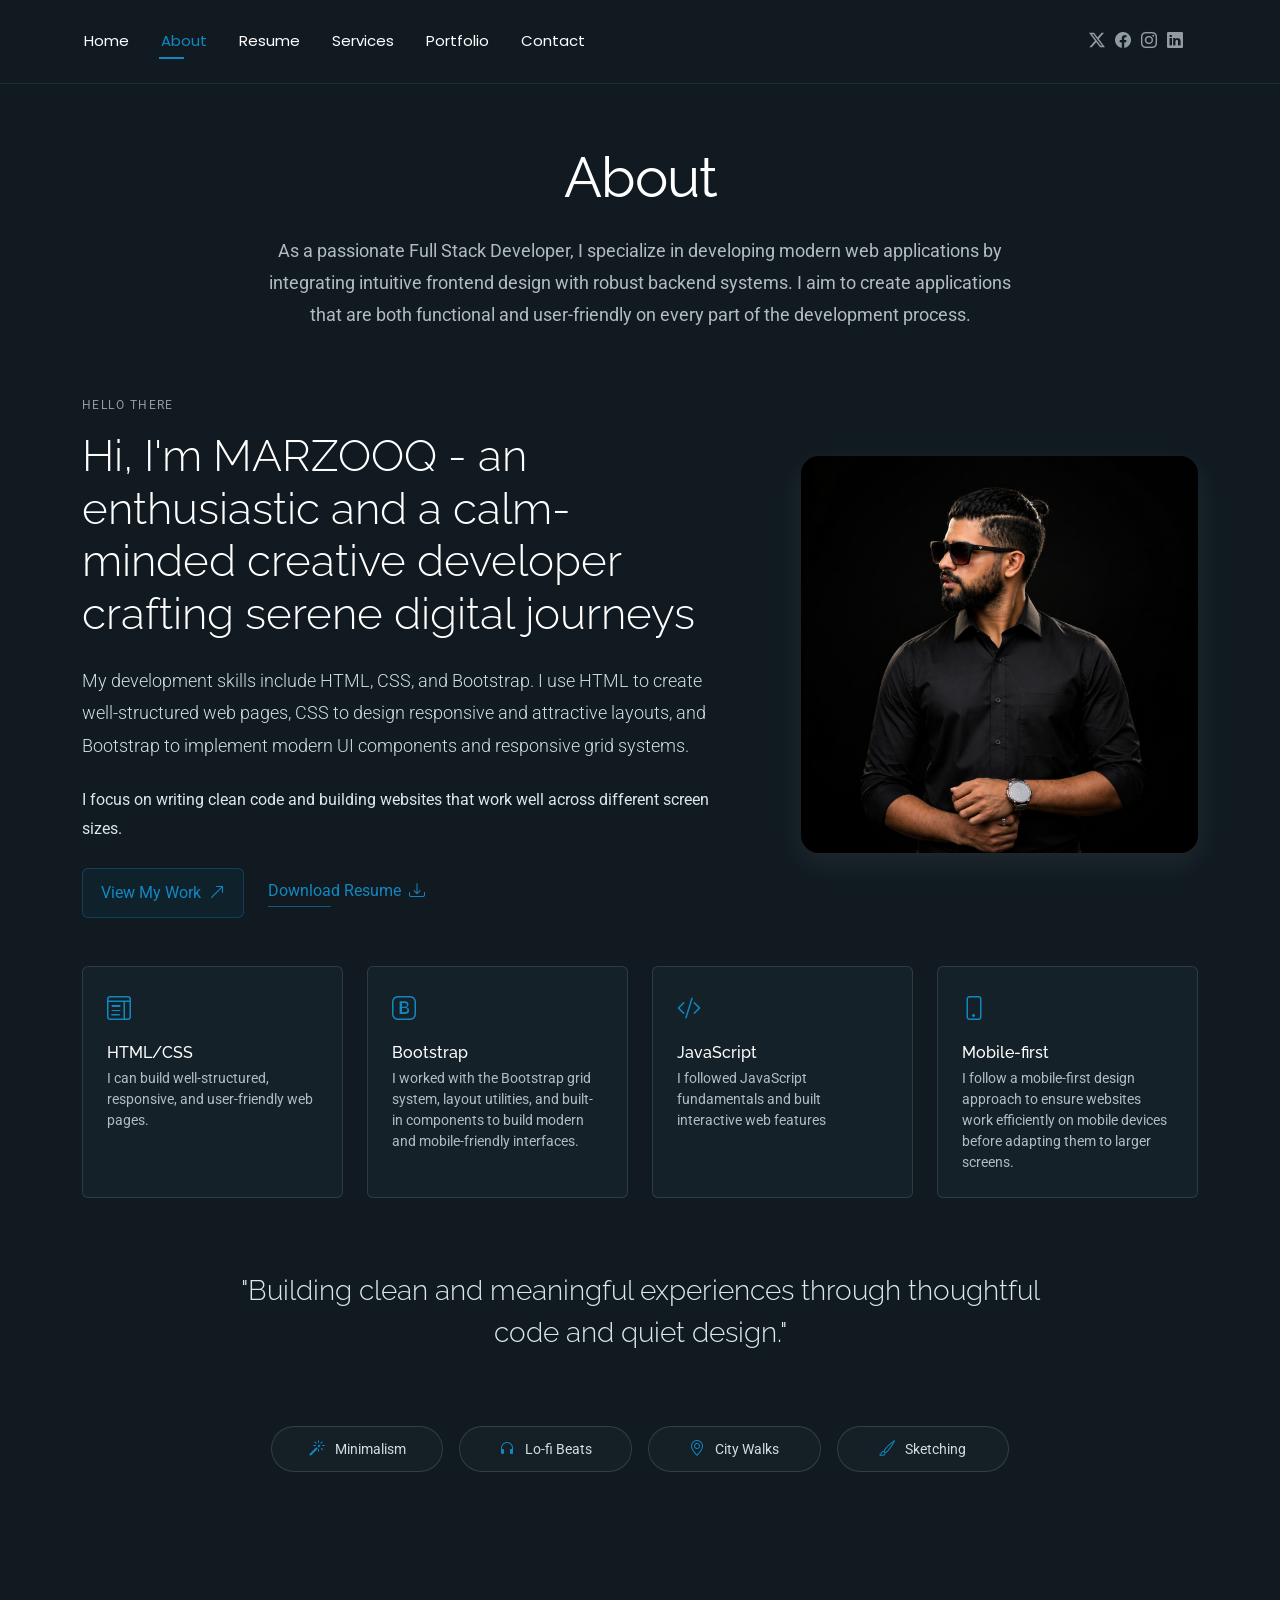
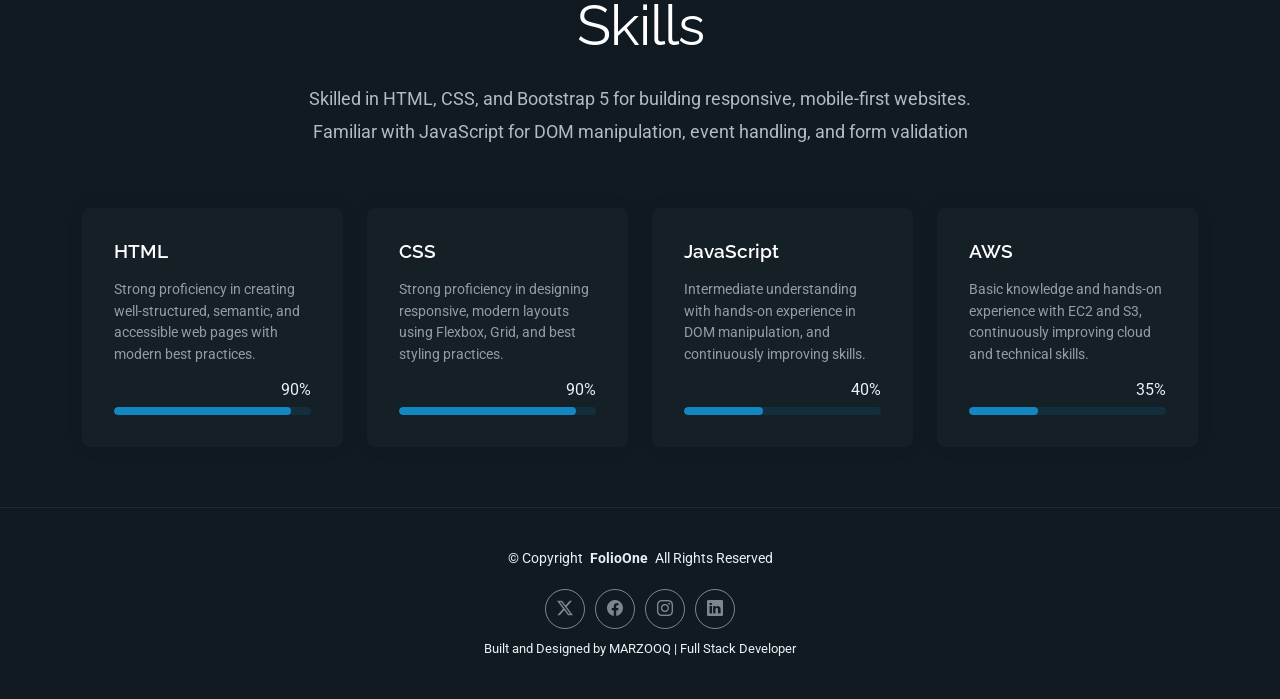
<file: about.html>
<!DOCTYPE html>
<html lang="en">

<head>
  <meta charset="utf-8">
  <meta content="width=device-width, initial-scale=1.0" name="viewport">
  <title>About - FolioOne Bootstrap Template</title>
  <meta name="description" content="">
  <meta name="keywords" content="">

  <!-- Favicons -->
  <link href="assets/img/favicon.png" rel="icon">
  <link href="assets/img/apple-touch-icon.png" rel="apple-touch-icon">

  <!-- Fonts -->
  <link href="https://fonts.googleapis.com" rel="preconnect">
  <link href="https://fonts.gstatic.com" rel="preconnect" crossorigin>
  <link href="https://fonts.googleapis.com/css2?family=Roboto:ital,wght@0,100;0,300;0,400;0,500;0,700;0,900;1,100;1,300;1,400;1,500;1,700;1,900&family=Poppins:ital,wght@0,100;0,200;0,300;0,400;0,500;0,600;0,700;0,800;0,900;1,100;1,200;1,300;1,400;1,500;1,600;1,700;1,800;1,900&family=Raleway:ital,wght@0,100;0,200;0,300;0,400;0,500;0,600;0,700;0,800;0,900;1,100;1,200;1,300;1,400;1,500;1,600;1,700;1,800;1,900&display=swap" rel="stylesheet">

  <!-- Vendor CSS Files -->
  <link href="assets/vendor/bootstrap/css/bootstrap.min.css" rel="stylesheet">
  <link href="assets/vendor/bootstrap-icons/bootstrap-icons.css" rel="stylesheet">
  <link href="assets/vendor/aos/aos.css" rel="stylesheet">
  <link href="assets/vendor/swiper/swiper-bundle.min.css" rel="stylesheet">
  <link href="assets/vendor/glightbox/css/glightbox.min.css" rel="stylesheet">

  <!-- Main CSS File -->
  <link href="assets/css/main.css" rel="stylesheet">

  <!-- =======================================================
  * Template Name: FolioOne
  * Template URL: https://bootstrapmade.com/folioone-bootstrap-portfolio-website-template/
  * Updated: Aug 23 2025 with Bootstrap v5.3.7
  * Author: BootstrapMade.com
  * License: https://bootstrapmade.com/license/
  ======================================================== -->
</head>

<body class="about-page">

  <header id="header" class="header d-flex align-items-center light-background sticky-top">
    <div class="container position-relative d-flex align-items-center justify-content-between">

      <!-- <a href="index.html" class="logo d-flex align-items-center me-auto me-xl-0">
      <img src="assets/img/logo.webp" alt="">
      <h1 class="sitename">FolioOne</h1> 
    </a> -->

      <nav id="navmenu" class="navmenu">
        <ul>
          <li><a href="index.html">Home</a></li>
          <li><a href="about.html" class="active">About</a></li>
          <li><a href="resume.html">Resume</a></li>
          <li><a href="services.html">Services</a></li>
          <li><a href="portfolio.html">Portfolio</a></li>
          <!-- <li class="dropdown"><a href="#"><span>Gallery</span> <i class="bi bi-chevron-down toggle-dropdown"></i></a>
            <ul>
              <li><a href="#">Dropdown 1</a></li>
              <li class="dropdown"><a href="#"><span>Photo Gallery</span> <i class="bi bi-chevron-down toggle-dropdown"></i></a>
                <ul>
                  <li><a href="#">Work Life</a></li>
                  <li><a href="#">Travel Memories</a></li>
                  <li><a href="#">Fun with Frinds</a></li>
                  <li><a href="#">This is our Village</a></li>
                  <li><a href="#">Food Gallery</a></li>
                </ul>
              </li>
              <li><a href="#">Dropdown 2</a></li>
              <li><a href="#">Dropdown 3</a></li>
              <li><a href="#">Dropdown 4</a></li>
            </ul>
          </li> -->
          <li><a href="contact.html">Contact</a></li>
        </ul>
        <i class="mobile-nav-toggle d-xl-none bi bi-list"></i>
      </nav>

      <div class="header-social-links">
        <a href="https://x.com/MARZOOQ2994" class="twitter"><i class="bi bi-twitter-x"></i></a>
        <a href="https://www.facebook.com/MarzooqMarzooqMZ" class="facebook"><i class="bi bi-facebook"></i></a>
        <a href="https://www.instagram.com/marzooq_marzooq_?igsh=MXN5eTN5eXBiYWl3YQ==" class="instagram"><i class="bi bi-instagram"></i></a>
        <a href="https://www.linkedin.com/in/marzooq-marzooq-4866113b1" class="linkedin"><i class="bi bi-linkedin"></i></a>
      </div>

    </div>
  </header>

  <main class="main">

    <!-- About Section -->
    <section id="about" class="about section">

      <!-- Section Title -->
      <div class="container section-title" data-aos="fade-up">
        <h2>About</h2>
        <p>As a passionate Full Stack Developer, I specialize in developing modern web applications by integrating intuitive frontend design with robust backend systems. I aim to create applications that are both functional and user-friendly on every part of the development process.</p>
      </div><!-- End Section Title -->

      <div class="container" data-aos="fade-up" data-aos-delay="100">

        <!-- Intro + Photo -->
        <div class="row align-items-center justify-content-between gy-5 mb-5">
          <div class="col-lg-7" data-aos="fade-right" data-aos-delay="150">
            <div class="intro-content">
              <span class="eyebrow">Hello there</span>
              <h2 class="headline">Hi, I'm MARZOOQ - an enthusiastic and a calm-minded creative developer crafting serene digital journeys</h2>
              <p class="lead">
                My development skills include HTML, CSS, and Bootstrap. I use HTML to create well-structured web pages, CSS to design responsive and attractive layouts, and Bootstrap to implement modern UI components and responsive grid systems.
              </p>
              <p>
                I focus on writing clean code and building websites that work well across different screen sizes.
              </p>

              <div class="cta-group">
                <a href="#portfolio" class="btn-ghost">
                  View My Work <i class="bi bi-arrow-up-right"></i>
                </a>
                <a href="assets/pdf/MARZOOQ C.V.pdf" download class="link-underline">
                  Download Resume <i class="bi bi-download"></i>
                </a>
              </div>
            </div>
          </div>

          <div class="col-lg-5" data-aos="zoom-in" data-aos-delay="250">
            <figure class="profile-figure text-center text-lg-end">
              <img src="assets/img/profile/Marzooq.png" alt="Portrait of Alex" class="img-fluid profile-photo">
            </figure>
          </div>
        </div>
        <!-- End Intro + Photo -->

        <!-- Skills Grid -->
        <div class="mb-5">
          <div class="row g-4">
            <div class="col-6 col-md-4 col-lg-3" data-aos="fade-up" data-aos-delay="120">
              <div class="skill-item">
                <i class="bi bi-layout-text-window"></i>
                <h3>HTML/CSS</h3>
                <p>I can build well-structured, responsive, and user-friendly web pages.</p>
              </div>
            </div>
            <div class="col-6 col-md-4 col-lg-3" data-aos="fade-up" data-aos-delay="180">
              <div class="skill-item">
                <i class="bi bi-bootstrap"></i>
                <h3>Bootstrap</h3>
                <p>I worked with the Bootstrap grid system, layout utilities, and built-in components to build modern and mobile-friendly interfaces.</p>
              </div>
            </div>
            <div class="col-6 col-md-4 col-lg-3" data-aos="fade-up" data-aos-delay="240">
              <div class="skill-item">
                <i class="bi bi-code-slash"></i>
                <h3>JavaScript</h3>
                <p>I followed JavaScript fundamentals and built interactive web features</p>
              </div>
            </div>
            <div class="col-6 col-md-4 col-lg-3" data-aos="fade-up" data-aos-delay="300">
              <div class="skill-item">
                <i class="bi bi-phone"></i>
                <h3>Mobile-first</h3>
                <p>I follow a mobile-first design approach to ensure websites work efficiently on mobile devices before adapting them to larger screens.</p>
              </div>
            </div>
          </div>
        </div>
        <!-- End Skills Grid -->

        <!-- Journey Timeline -->
        <!-- <div class="mb-5">
          <div class="row g-4">
            <div class="col-md-6 col-lg-3" data-aos="fade-up" data-aos-delay="120">
              <article class="timeline-item">
                <span class="dot"></span>
                <time>2018</time>
                <h4>B.A. in Design</h4>
                <p>Quisque euismod turpis ut sapien luctus bibendum.</p>
              </article>
            </div>
            <div class="col-md-6 col-lg-3" data-aos="fade-up" data-aos-delay="180">
              <article class="timeline-item">
                <span class="dot"></span>
                <time>2020</time>
                <h4>Freelance Start</h4>
                <p>Mauris non arcu non urna convallis vulputate.</p>
              </article>
            </div>
            <div class="col-md-6 col-lg-3" data-aos="fade-up" data-aos-delay="240">
              <article class="timeline-item">
                <span class="dot"></span>
                <time>2022</time>
                <h4>Joined Creative Studio</h4>
                <p>Nunc sed nibh et libero fermentum posuere.</p>
              </article>
            </div>
            <div class="col-md-6 col-lg-3" data-aos="fade-up" data-aos-delay="300">
              <article class="timeline-item">
                <span class="dot"></span>
                <time>2026</time>
                <h4>Lead Frontend</h4>
                <p>Proin commodo massa sit amet urna pretium.</p>
              </article>
            </div>
          </div>
        </div> -->
        <!-- End Journey Timeline -->

        <!-- Quote -->
        <blockquote class="personal-quote text-center mb-5" data-aos="fade-down" data-aos-delay="200">
          <p>"Building clean and meaningful experiences through thoughtful code and quiet design."</p>
        </blockquote>
        <!-- End Quote -->

        <!-- Fun Facts -->
        <div class="row g-3 justify-content-center">
          <div class="col-6 col-md-3 col-lg-2" data-aos="zoom-in" data-aos-delay="120">
            <div class="fact-pill">
              <i class="bi bi-magic"></i>
              <span>Minimalism</span>
            </div>
          </div>
          <div class="col-6 col-md-3 col-lg-2" data-aos="zoom-in" data-aos-delay="160">
            <div class="fact-pill">
              <i class="bi bi-headphones"></i>
              <span>Lo-fi Beats</span>
            </div>
          </div>
          <div class="col-6 col-md-3 col-lg-2" data-aos="zoom-in" data-aos-delay="200">
            <div class="fact-pill">
              <i class="bi bi-geo-alt"></i>
              <span>City Walks</span>
            </div>
          </div>
          <div class="col-6 col-md-3 col-lg-2" data-aos="zoom-in" data-aos-delay="240">
            <div class="fact-pill">
              <i class="bi bi-brush"></i>
              <span>Sketching</span>
            </div>
          </div>
        </div>
        <!-- End Fun Facts -->

      </div>

    </section><!-- /About Section -->

    <!-- Skills Section -->
    <section id="skills" class="skills section">

      <!-- Section Title -->
      <div class="container section-title" data-aos="fade-up">
        <h2>Skills</h2>
        <p>Skilled in HTML, CSS, and Bootstrap 5 for building responsive, mobile-first websites. Familiar with JavaScript for DOM manipulation, event handling, and form validation</p>
      </div><!-- End Section Title -->

      <div class="container" data-aos="fade-up" data-aos-delay="100">

        <div class="row g-4 skills-animation">

          <div class="col-md-6 col-lg-3" data-aos="fade-up" data-aos-delay="100">
            <div class="skill-box">
              <h3>HTML</h3>
              <p>Strong proficiency in creating well-structured, semantic, and accessible web pages with modern best practices.</p>
              <span class="text-end d-block">90%</span>
              <div class="progress">
                <div class="progress-bar" role="progressbar" aria-valuenow="90" aria-valuemin="0" aria-valuemax="100"></div>
              </div>
            </div>
          </div>

          <div class="col-md-6 col-lg-3" data-aos="fade-up" data-aos-delay="200">
            <div class="skill-box">
              <h3>CSS</h3>
               <p>Strong proficiency in designing responsive, modern layouts using Flexbox, Grid, and best styling practices.</p>
              <span class="text-end d-block">90%</span>
              <div class="progress">
                <div class="progress-bar" role="progressbar" aria-valuenow="90" aria-valuemin="0" aria-valuemax="100"></div>
              </div>
            </div>
          </div>

          <div class="col-md-6 col-lg-3" data-aos="fade-up" data-aos-delay="300">
            <div class="skill-box">
              <h3>JavaScript</h3>
              <p>Intermediate understanding with hands-on experience in DOM manipulation, and continuously improving skills.</p>
              <span class="text-end d-block">40%</span>
              <div class="progress">
                <div class="progress-bar" role="progressbar" aria-valuenow="40" aria-valuemin="0" aria-valuemax="100"></div>
              </div>
            </div>
          </div>

          <div class="col-md-6 col-lg-3" data-aos="fade-up" data-aos-delay="400">
            <div class="skill-box">
              <h3>AWS</h3>
             <p>Basic knowledge and hands-on experience with EC2 and S3, continuously improving cloud and technical skills.</p>
              <span class="text-end d-block">35%</span>
              <div class="progress">
                <div class="progress-bar" role="progressbar" aria-valuenow="35" aria-valuemin="0" aria-valuemax="100">
                </div>
              </div>
            </div>
          </div>

        </div>

      </div>

    </section><!-- /Skills Section -->

    <!-- Stats Section -->
    <!-- <section id="stats" class="stats section dark-background">

      <div class="container" data-aos="fade-up" data-aos-delay="100">

        <div class="row align-items-center">
          <div class="col-lg-4" data-aos="fade-up" data-aos-delay="200">
            <div class="avatars d-flex align-items-center">
              <img src="assets/img/person/person-m-2.webp" alt="Avatar 1" class="rounded-circle" loading="lazy">
              <img src="assets/img/person/person-m-3.webp" alt="Avatar 2" class="rounded-circle" loading="lazy">
              <img src="assets/img/person/person-f-5.webp" alt="Avatar 3" class="rounded-circle" loading="lazy">
              <img src="assets/img/person/person-m-5.webp" alt="Avatar 4" class="rounded-circle" loading="lazy">
            </div>
          </div>

          <div class="col-lg-8">
            <div class="row counters">
              <div class="col-md-4" data-aos="fade-up" data-aos-delay="300">
                <h2><span data-purecounter-start="0" data-purecounter-end="185" data-purecounter-duration="1" class="purecounter"></span>+</h2>
                <p>Nemo enim ipsam</p>
              </div>

              <div class="col-md-4" data-aos="fade-up" data-aos-delay="400">
                <h2><span data-purecounter-start="0" data-purecounter-end="32" data-purecounter-duration="1" class="purecounter"></span>K</h2>
                <p>Voluptatem sequi</p>
              </div>

              <div class="col-md-4" data-aos="fade-up" data-aos-delay="500">
                <h2><span data-purecounter-start="0" data-purecounter-end="128" data-purecounter-duration="1" class="purecounter"></span>+</h2>
                <p>Dolor sit consectetur</p>
              </div>
            </div>
          </div>
        </div>
      </div>

    </section>/Stats Section -->

    <!-- Testimonials Section -->
    <!-- <section id="testimonials" class="testimonials section"> -->

      <!-- Section Title -->
      <!-- <div class="container section-title" data-aos="fade-up">
        <h2>Testimonials</h2>
        <p>Necessitatibus eius consequatur ex aliquid fuga eum quidem sint consectetur velit</p>
      </div>End Section Title

      <div class="container" data-aos="fade-up" data-aos-delay="100">

        <div class="swiper init-swiper">
          <script type="application/json" class="swiper-config">
            {
              "loop": true,
              "speed": 600,
              "autoplay": {
                "delay": 5000
              },
              "slidesPerView": "auto",
              "pagination": {
                "el": ".swiper-pagination",
                "type": "bullets",
                "clickable": true
              }
            }
          </script>
          <div class="swiper-wrapper">

            <div class="swiper-slide">
              <div class="testimonial-item">
                <div class="row gy-4 justify-content-center">
                  <div class="col-lg-6">
                    <div class="testimonial-content">
                      <p>
                        <i class="bi bi-quote quote-icon-left"></i>
                        <span>Proin iaculis purus consequat sem cure digni ssim donec porttitora entum suscipit rhoncus. Accusantium quam, ultricies eget id, aliquam eget nibh et. Maecen aliquam, risus at semper.</span>
                        <i class="bi bi-quote quote-icon-right"></i>
                      </p>
                      <h3>Saul Goodman</h3>
                      <h4>Ceo &amp; Founder</h4>
                      <div class="stars">
                        <i class="bi bi-star-fill"></i><i class="bi bi-star-fill"></i><i class="bi bi-star-fill"></i><i class="bi bi-star-fill"></i><i class="bi bi-star-fill"></i>
                      </div>
                    </div>
                  </div>
                  <div class="col-lg-2 text-center">
                    <img src="assets/img/person/person-m-9.webp" class="img-fluid testimonial-img" alt="">
                  </div>
                </div>
              </div> -->
            <!-- </div>End testimonial item -->

            <!-- <div class="swiper-slide">
              <div class="testimonial-item">
                <div class="row gy-4 justify-content-center">
                  <div class="col-lg-6">
                    <div class="testimonial-content">
                      <p>
                        <i class="bi bi-quote quote-icon-left"></i>
                        <span>Export tempor illum tamen malis malis eram quae irure esse labore quem cillum quid cillum eram malis quorum velit fore eram velit sunt aliqua noster fugiat irure amet legam anim culpa.</span>
                        <i class="bi bi-quote quote-icon-right"></i>
                      </p>
                      <h3>Sara Wilsson</h3>
                      <h4>Designer</h4>
                      <div class="stars">
                        <i class="bi bi-star-fill"></i><i class="bi bi-star-fill"></i><i class="bi bi-star-fill"></i><i class="bi bi-star-fill"></i><i class="bi bi-star-fill"></i>
                      </div>
                    </div>
                  </div>
                  <div class="col-lg-2 text-center">
                    <img src="assets/img/person/person-f-5.webp" class="img-fluid testimonial-img" alt="">
                  </div>
                </div>
              </div> -->
            <!-- </div>End testimonial item -->

            <!-- <div class="swiper-slide">
              <div class="testimonial-item">
                <div class="row gy-4 justify-content-center">
                  <div class="col-lg-6">
                    <div class="testimonial-content">
                      <p>
                        <i class="bi bi-quote quote-icon-left"></i>
                        <span>Enim nisi quem export duis labore cillum quae magna enim sint quorum nulla quem veniam duis minim tempor labore quem eram duis noster aute amet eram fore quis sint minim.</span>
                        <i class="bi bi-quote quote-icon-right"></i>
                      </p>
                      <h3>Jena Karlis</h3>
                      <h4>Store Owner</h4>
                      <div class="stars">
                        <i class="bi bi-star-fill"></i><i class="bi bi-star-fill"></i><i class="bi bi-star-fill"></i><i class="bi bi-star-fill"></i><i class="bi bi-star-fill"></i>
                      </div>
                    </div>
                  </div>
                  <div class="col-lg-2 text-center">
                    <img src="assets/img/person/person-f-12.webp" class="img-fluid testimonial-img" alt="">
                  </div>
                </div>
              </div>
            </div>End testimonial item -->

            <!-- <div class="swiper-slide">
              <div class="testimonial-item">
                <div class="row gy-4 justify-content-center">
                  <div class="col-lg-6">
                    <div class="testimonial-content">
                      <p>
                        <i class="bi bi-quote quote-icon-left"></i>
                        <span>Fugiat enim eram quae cillum dolore dolor amet nulla culpa multos export minim fugiat minim velit minim dolor enim duis veniam ipsum anim magna sunt elit fore quem dolore labore illum veniam.</span>
                        <i class="bi bi-quote quote-icon-right"></i>
                      </p>
                      <h3>John Larson</h3>
                      <h4>Entrepreneur</h4>
                      <div class="stars">
                        <i class="bi bi-star-fill"></i><i class="bi bi-star-fill"></i><i class="bi bi-star-fill"></i><i class="bi bi-star-fill"></i><i class="bi bi-star-fill"></i>
                      </div>
                    </div>
                  </div>
                  <div class="col-lg-2 text-center">
                    <img src="assets/img/person/person-m-12.webp" class="img-fluid testimonial-img" alt="">
                  </div>
                </div>
              </div>
            </div>End testimonial item -->

          <!-- </div>
          <div class="swiper-pagination"></div>
        </div>

      </div>

    </section>/Testimonials Section -->

  </main>

  <footer id="footer" class="footer">

    <div class="container">
      <div class="copyright text-center ">
        <p>© <span>Copyright</span> <strong class="px-1 sitename">FolioOne</strong> <span>All Rights Reserved<br></span></p>
      </div>
      <div class="social-links d-flex justify-content-center">
        <a href="https://x.com/MARZOOQ2994"><i class="bi bi-twitter-x"></i></a>
        <a href="https://www.facebook.com/MarzooqMarzooqMZ"><i class="bi bi-facebook"></i></a>
        <a href="https://www.instagram.com/marzooq_marzooq_?igsh=MXN5eTN5eXBiYWl3YQ=="><i class="bi bi-instagram"></i></a>
        <a href="https://www.linkedin.com/in/marzooq-marzooq-4866113b1/"><i class="bi bi-linkedin"></i></a>
      </div>
      <div class="credits">
        <!-- All the links in the footer should remain intact. -->
        <!-- You can delete the links only if you've purchased the pro version. -->
        <!-- Licensing information: https://bootstrapmade.com/license/ -->
        <!-- Purchase the pro version with working PHP/AJAX contact form: [buy-url] -->
        Built and Designed by MARZOOQ | Full Stack Developer
      </div>
    </div>

  </footer>

  <!-- Scroll Top -->
  <a href="#" id="scroll-top" class="scroll-top d-flex align-items-center justify-content-center"><i class="bi bi-arrow-up-short"></i></a>

  <!-- Preloader -->
  <div id="preloader"></div>

  <!-- Vendor JS Files -->
  <script src="assets/vendor/bootstrap/js/bootstrap.bundle.min.js"></script>
  <script src="assets/vendor/php-email-form/validate.js"></script>
  <script src="assets/vendor/aos/aos.js"></script>
  <script src="assets/vendor/typed.js/typed.umd.js"></script>
  <script src="assets/vendor/waypoints/noframework.waypoints.js"></script>
  <script src="assets/vendor/purecounter/purecounter_vanilla.js"></script>
  <script src="assets/vendor/swiper/swiper-bundle.min.js"></script>
  <script src="assets/vendor/imagesloaded/imagesloaded.pkgd.min.js"></script>
  <script src="assets/vendor/isotope-layout/isotope.pkgd.min.js"></script>
  <script src="assets/vendor/glightbox/js/glightbox.min.js"></script>

  <!-- Main JS File -->
  <script src="assets/js/main.js"></script>

</body>

</html>
</file>
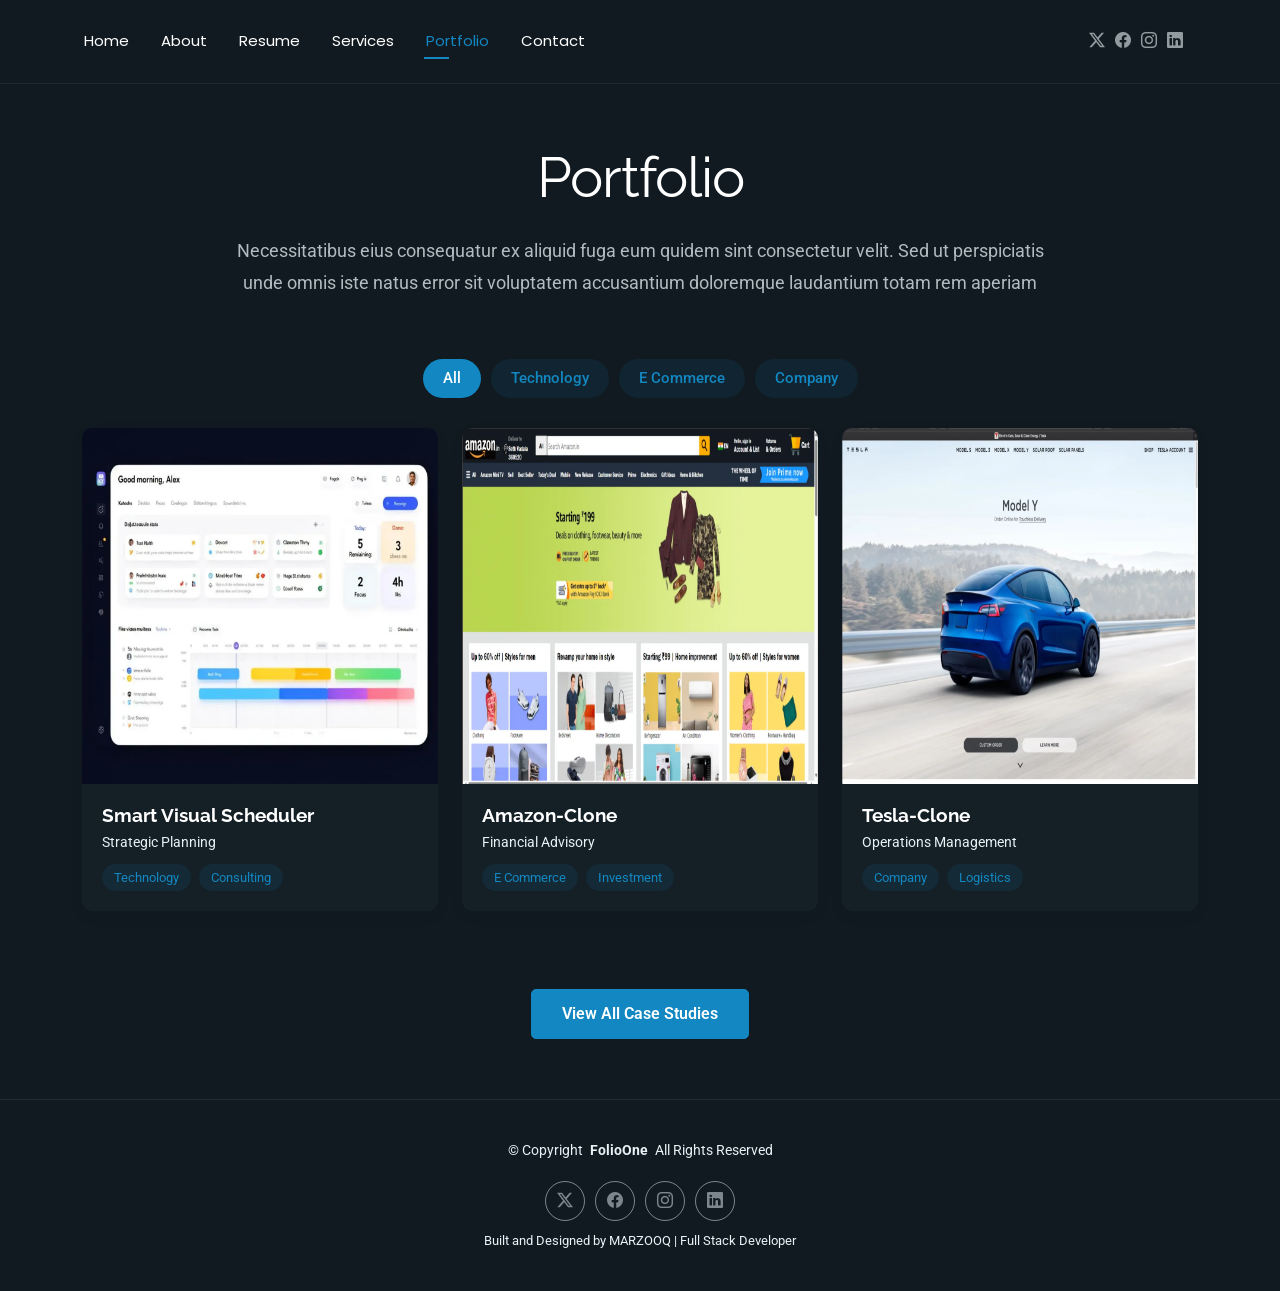
<file: portfolio.html>
<!DOCTYPE html>
<html lang="en">

<head>
  <meta charset="utf-8">
  <meta content="width=device-width, initial-scale=1.0" name="viewport">
  <title>Portfolio - FolioOne Bootstrap Template</title>
  <meta name="description" content="">
  <meta name="keywords" content="">

  <!-- Favicons -->
  <link href="assets/img/favicon.png" rel="icon">
  <link href="assets/img/apple-touch-icon.png" rel="apple-touch-icon">

  <!-- Fonts -->
  <link href="https://fonts.googleapis.com" rel="preconnect">
  <link href="https://fonts.gstatic.com" rel="preconnect" crossorigin>
  <link href="https://fonts.googleapis.com/css2?family=Roboto:ital,wght@0,100;0,300;0,400;0,500;0,700;0,900;1,100;1,300;1,400;1,500;1,700;1,900&family=Poppins:ital,wght@0,100;0,200;0,300;0,400;0,500;0,600;0,700;0,800;0,900;1,100;1,200;1,300;1,400;1,500;1,600;1,700;1,800;1,900&family=Raleway:ital,wght@0,100;0,200;0,300;0,400;0,500;0,600;0,700;0,800;0,900;1,100;1,200;1,300;1,400;1,500;1,600;1,700;1,800;1,900&display=swap" rel="stylesheet">

  <!-- Vendor CSS Files -->
  <link href="assets/vendor/bootstrap/css/bootstrap.min.css" rel="stylesheet">
  <link href="assets/vendor/bootstrap-icons/bootstrap-icons.css" rel="stylesheet">
  <link href="assets/vendor/aos/aos.css" rel="stylesheet">
  <link href="assets/vendor/swiper/swiper-bundle.min.css" rel="stylesheet">
  <link href="assets/vendor/glightbox/css/glightbox.min.css" rel="stylesheet">

  <!-- Main CSS File -->
  <link href="assets/css/main.css" rel="stylesheet">

  <!-- =======================================================
  * Template Name: FolioOne
  * Template URL: https://bootstrapmade.com/folioone-bootstrap-portfolio-website-template/
  * Updated: Aug 23 2025 with Bootstrap v5.3.7
  * Author: BootstrapMade.com
  * License: https://bootstrapmade.com/license/
  ======================================================== -->
</head>

<body class="portfolio-page">

  <header id="header" class="header d-flex align-items-center light-background sticky-top">
    <div class="container position-relative d-flex align-items-center justify-content-between">

      <!-- <a href="index.html" class="logo d-flex align-items-center me-auto me-xl-0">
      <img src="assets/img/logo.webp" alt="">
      <h1 class="sitename">FolioOne</h1> 
    </a> -->

      <nav id="navmenu" class="navmenu">
        <ul>
          <li><a href="index.html">Home</a></li>
          <li><a href="about.html">About</a></li>
          <li><a href="resume.html">Resume</a></li>
          <li><a href="services.html">Services</a></li>
          <li><a href="portfolio.html" class="active">Portfolio</a></li>
          <!-- <li class="dropdown"><a href="#"><span>Gallery</span> <i class="bi bi-chevron-down toggle-dropdown"></i></a>
            <ul>
              <li><a href="#">Dropdown 1</a></li>
              <li class="dropdown"><a href="#"><span>Deep Dropdown</span> <i class="bi bi-chevron-down toggle-dropdown"></i></a>
                <ul>
                  <li><a href="#">Deep Dropdown 1</a></li>
                  <li><a href="#">Deep Dropdown 2</a></li>
                  <li><a href="#">Deep Dropdown 3</a></li>
                  <li><a href="#">Deep Dropdown 4</a></li>
                  <li><a href="#">Deep Dropdown 5</a></li>
                </ul>
              </li>
              <li><a href="#">Dropdown 2</a></li>
              <li><a href="#">Dropdown 3</a></li>
              <li><a href="#">Dropdown 4</a></li>
            </ul>
          </li> -->
          <li><a href="contact.html">Contact</a></li>
        </ul>
        <i class="mobile-nav-toggle d-xl-none bi bi-list"></i>
      </nav>

      <div class="header-social-links">
        <a href="https://x.com/MARZOOQ2994" class="twitter"><i class="bi bi-twitter-x"></i></a>
        <a href="https://www.facebook.com/MarzooqMarzooqMZ" class="facebook"><i class="bi bi-facebook"></i></a>
        <a href="https://www.instagram.com/marzooq_marzooq_?igsh=MXN5eTN5eXBiYWl3YQ==" class="instagram"><i class="bi bi-instagram"></i></a>
        <a href="https://www.linkedin.com/in/marzooq-marzooq-4866113b1" class="linkedin"><i class="bi bi-linkedin"></i></a>
      </div>

    </div>
  </header>

  <main class="main">

    <!-- Portfolio Section -->
    <section id="portfolio" class="portfolio section">

      <!-- Section Title -->
      <div class="container section-title" data-aos="fade-up">
        <h2>Portfolio</h2>
        <p>Necessitatibus eius consequatur ex aliquid fuga eum quidem sint consectetur velit. Sed ut perspiciatis unde omnis iste natus error sit voluptatem accusantium doloremque laudantium totam rem aperiam</p>
      </div><!-- End Section Title -->

      <div class="container" data-aos="fade-up" data-aos-delay="100">

        <div class="isotope-layout" data-default-filter="*" data-layout="masonry" data-sort="original-order">
          <ul class="portfolio-filters isotope-filters" data-aos="fade-up" data-aos-delay="200">
            <li data-filter="*" class="filter-active">All</li>
            <li data-filter=".filter-strategy">Technology</li>
            <li data-filter=".filter-finance">E Commerce</li>
            <li data-filter=".filter-operations">Company</li>
            <!-- <li data-filter=".filter-technology">Technology</li> -->
          </ul><!-- End Portfolio Filters -->

          <div class="row gy-4 isotope-container" data-aos="fade-up" data-aos-delay="300">
            <div class="col-lg-4 col-md-6 portfolio-item isotope-item filter-strategy">
              <div class="portfolio-card">
                <div class="portfolio-img">
                  <img src="assets/img/profile/imresizer-screenshot-dashboard.webp" alt="Portfolio Item" class="img-fluid">
                  <div class="portfolio-overlay">
                    <a href="https://daymytime.com/images/screenshot-dashboard.webp" class="glightbox portfolio-lightbox"><i class="bi bi-plus"></i></a>
                    <a href="https://daymytime.com/" class="portfolio-details-link"><i class="bi bi-link"></i></a>
                  </div>
                </div>
                <div class="portfolio-info">
                  <h4>Smart Visual Scheduler</h4>
                  <p>Strategic Planning</p>
                  <div class="portfolio-tags">
                    <span>Technology</span>
                    <span>Consulting</span>
                  </div>
                </div>
              </div>
            </div>

            <div class="col-lg-4 col-md-6 portfolio-item isotope-item filter-finance">
              <div class="portfolio-card">
                <div class="portfolio-img">
                  <img src="assets/img/profile/imresizer-amazon.webp" alt="Portfolio Item" class="img-fluid">
                  <div class="portfolio-overlay">
                    <a href="https://kartikraiyani03.github.io/Portfolio/l1.png" class="glightbox portfolio-lightbox"><i class="bi bi-plus"></i></a>
                    <a href="https://marzumon.github.io/Amazon-Clone/" class="portfolio-details-link"><i class="bi bi-link"></i></a>
                  </div>
                </div>
                <div class="portfolio-info">
                  <h4>Amazon-Clone</h4>
                  <p>Financial Advisory</p>
                  <div class="portfolio-tags">
                    <span>E Commerce</span>
                    <span>Investment</span>
                  </div>
                </div>
              </div>
            </div>

            <div class="col-lg-4 col-md-6 portfolio-item isotope-item filter-operations">
              <div class="portfolio-card">
                <div class="portfolio-img">
                  <img src="assets/img/profile/imresizer-Tesla-MFA-Blog-Post-Image-1.webp" alt="Portfolio Item" class="img-fluid">
                  <div class="portfolio-overlay">
                    <a href="https://www.dburkland.com/wp-content/uploads/2020/10/Tesla-MFA-Blog-Post-Image-1.jpg" class="glightbox portfolio-lightbox"><i class="bi bi-plus"></i></a>
                    <a href="https://marzumon.github.io/Tesla-Clone/" class="portfolio-details-link"><i class="bi bi-link"></i></a>
                  </div>
                </div>
                <div class="portfolio-info">
                  <h4>Tesla-Clone</h4>
                  <p>Operations Management</p>
                  <div class="portfolio-tags">
                    <span>Company</span>
                    <span>Logistics</span>
                  </div>
                </div>
              </div>
            </div>

            <!-- <div class="col-lg-4 col-md-6 portfolio-item isotope-item filter-technology">
              <div class="portfolio-card">
                <div class="portfolio-img">
                  <img src="assets/img/portfolio/portfolio-4.webp" alt="Portfolio Item" class="img-fluid">
                  <div class="portfolio-overlay">
                    <a href="assets/img/portfolio/portfolio-4.webp" class="glightbox portfolio-lightbox"><i class="bi bi-plus"></i></a>
                    <a href="#" class="portfolio-details-link"><i class="bi bi-link"></i></a>
                  </div>
                </div>
                <div class="portfolio-info">
                  <h4>Digital Transformation</h4>
                  <p>Technology Consulting</p>
                  <div class="portfolio-tags">
                    <span>Technology</span>
                    <span>Innovation</span>
                  </div>
                </div>
              </div>
            </div>

            <div class="col-lg-4 col-md-6 portfolio-item isotope-item filter-strategy">
              <div class="portfolio-card">
                <div class="portfolio-img">
                  <img src="assets/img/portfolio/portfolio-5.webp" alt="Portfolio Item" class="img-fluid">
                  <div class="portfolio-overlay">
                    <a href="assets/img/portfolio/portfolio-5.webp" class="glightbox portfolio-lightbox"><i class="bi bi-plus"></i></a>
                    <a href="#" class="portfolio-details-link"><i class="bi bi-link"></i></a>
                  </div>
                </div>
                <div class="portfolio-info">
                  <h4>Market Expansion</h4>
                  <p>Strategic Planning</p>
                  <div class="portfolio-tags">
                    <span>Strategy</span>
                    <span>Growth</span>
                  </div>
                </div>
              </div>
            </div>

            <div class="col-lg-4 col-md-6 portfolio-item isotope-item filter-finance">
              <div class="portfolio-card">
                <div class="portfolio-img">
                  <img src="assets/img/portfolio/portfolio-6.webp" alt="Portfolio Item" class="img-fluid">
                  <div class="portfolio-overlay">
                    <a href="assets/img/portfolio/portfolio-6.webp" class="glightbox portfolio-lightbox"><i class="bi bi-plus"></i></a>
                    <a href="#" class="portfolio-details-link"><i class="bi bi-link"></i></a>
                  </div>
                </div>
                <div class="portfolio-info">
                  <h4>Investment Strategy</h4>
                  <p>Financial Advisory</p>
                  <div class="portfolio-tags">
                    <span>Finance</span>
                    <span>Investment</span>
                  </div>
                </div>
              </div>
            </div>
          </div>End Portfolio Items Container -->

        </div>

        <div class="text-center mt-5" data-aos="fade-up" data-aos-delay="400">
          <a href="#portfolio" class="btn btn-primary">View All Case Studies</a>
        </div>

      </div>

    </section><!-- /Portfolio Section -->

  </main>

  <footer id="footer" class="footer">

    <div class="container">
      <div class="copyright text-center ">
        <p>© <span>Copyright</span> <strong class="px-1 sitename">FolioOne</strong> <span>All Rights Reserved<br></span></p>
      </div>
      <div class="social-links d-flex justify-content-center">
        <a href="https://x.com/MARZOOQ2994"><i class="bi bi-twitter-x"></i></a>
        <a href="https://www.facebook.com/MarzooqMarzooqMZ"><i class="bi bi-facebook"></i></a>
        <a href="https://www.instagram.com/marzooq_marzooq_?igsh=MXN5eTN5eXBiYWl3YQ=="><i class="bi bi-instagram"></i></a>
        <a href="https://www.linkedin.com/in/marzooq-marzooq-4866113b1"><i class="bi bi-linkedin"></i></a>
      </div>
      <div class="credits">
        <!-- All the links in the footer should remain intact. -->
        <!-- You can delete the links only if you've purchased the pro version. -->
        <!-- Licensing information: https://bootstrapmade.com/license/ -->
        <!-- Purchase the pro version with working PHP/AJAX contact form: [buy-url] -->
       Built and Designed by MARZOOQ | Full Stack Developer
      </div>
    </div>

  </footer>

  <!-- Scroll Top -->
  <a href="#" id="scroll-top" class="scroll-top d-flex align-items-center justify-content-center"><i class="bi bi-arrow-up-short"></i></a>

  <!-- Preloader -->
  <div id="preloader"></div>

  <!-- Vendor JS Files -->
  <script src="assets/vendor/bootstrap/js/bootstrap.bundle.min.js"></script>
  <script src="assets/vendor/php-email-form/validate.js"></script>
  <script src="assets/vendor/aos/aos.js"></script>
  <script src="assets/vendor/typed.js/typed.umd.js"></script>
  <script src="assets/vendor/waypoints/noframework.waypoints.js"></script>
  <script src="assets/vendor/purecounter/purecounter_vanilla.js"></script>
  <script src="assets/vendor/swiper/swiper-bundle.min.js"></script>
  <script src="assets/vendor/imagesloaded/imagesloaded.pkgd.min.js"></script>
  <script src="assets/vendor/isotope-layout/isotope.pkgd.min.js"></script>
  <script src="assets/vendor/glightbox/js/glightbox.min.js"></script>

  <!-- Main JS File -->
  <script src="assets/js/main.js"></script>

</body>

</html>
</file>
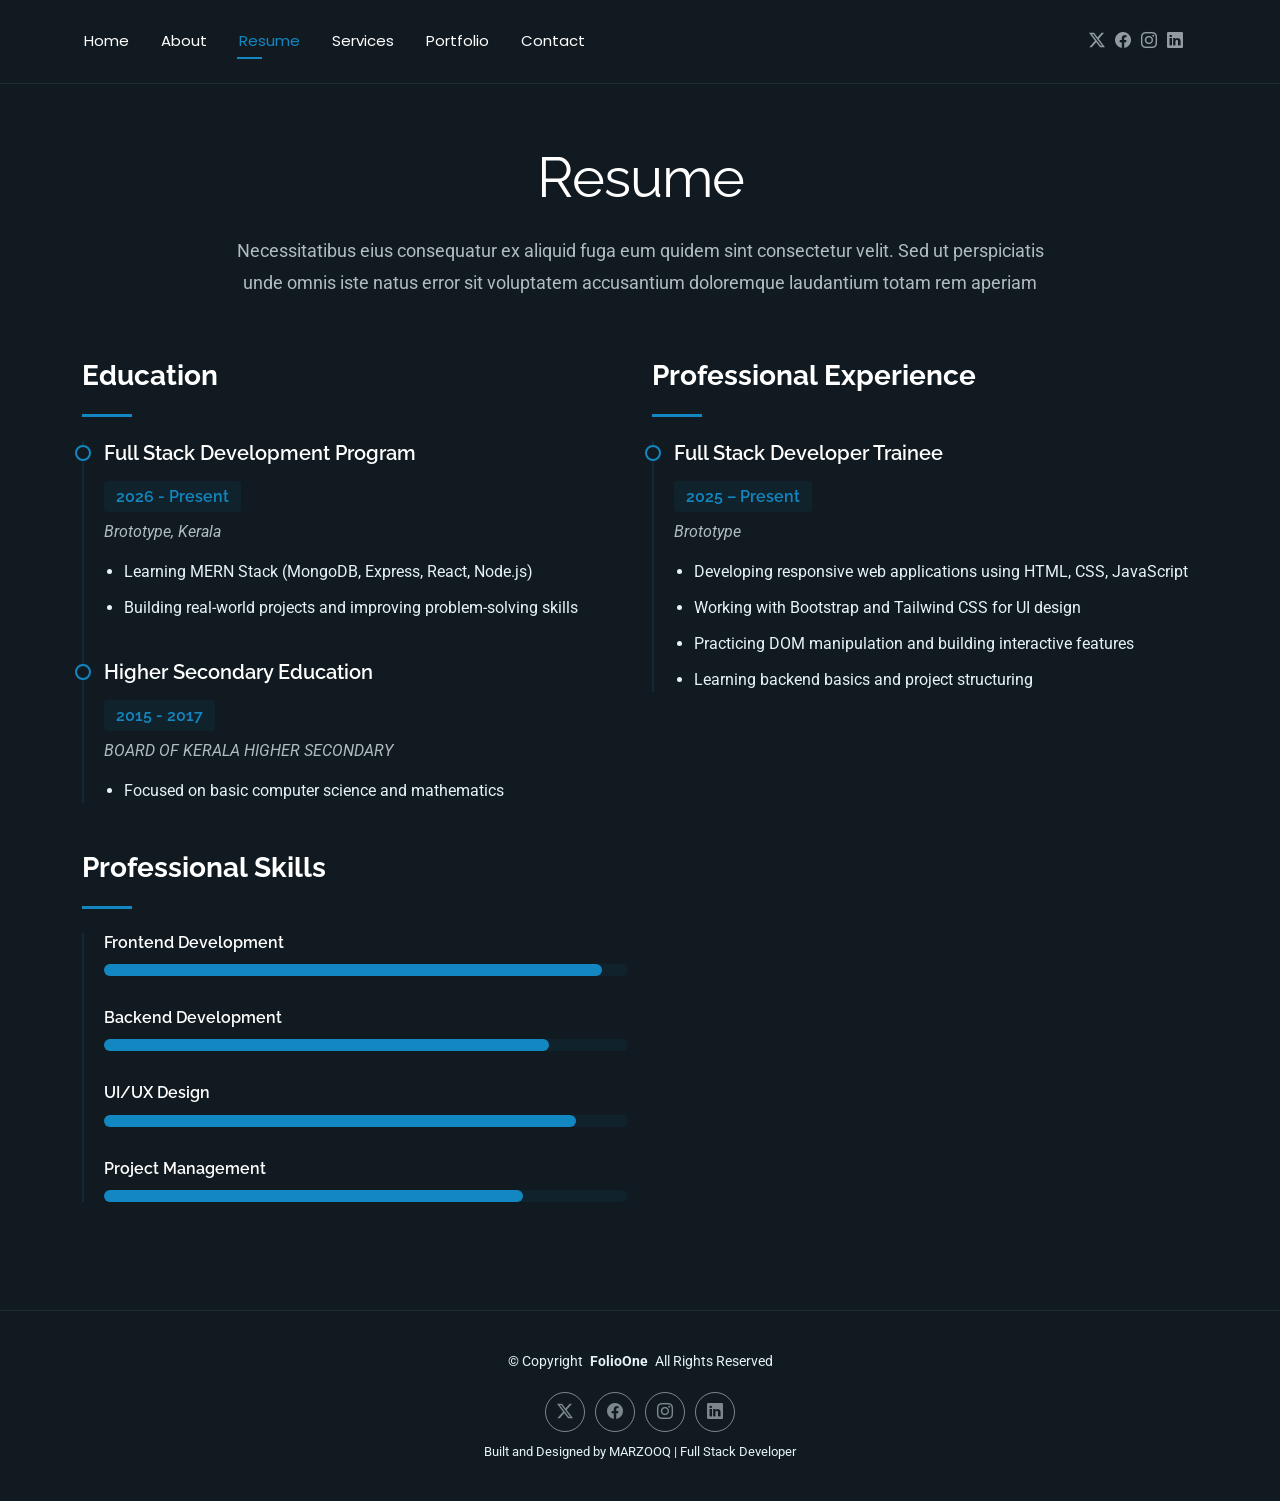
<file: resume.html>
<!DOCTYPE html>
<html lang="en">

<head>
  <meta charset="utf-8">
  <meta content="width=device-width, initial-scale=1.0" name="viewport">
  <title>Resume - FolioOne Bootstrap Template</title>
  <meta name="description" content="">
  <meta name="keywords" content="">

  <!-- Favicons -->
  <link href="assets/img/favicon.png" rel="icon">
  <link href="assets/img/apple-touch-icon.png" rel="apple-touch-icon">

  <!-- Fonts -->
  <link href="https://fonts.googleapis.com" rel="preconnect">
  <link href="https://fonts.gstatic.com" rel="preconnect" crossorigin>
  <link href="https://fonts.googleapis.com/css2?family=Roboto:ital,wght@0,100;0,300;0,400;0,500;0,700;0,900;1,100;1,300;1,400;1,500;1,700;1,900&family=Poppins:ital,wght@0,100;0,200;0,300;0,400;0,500;0,600;0,700;0,800;0,900;1,100;1,200;1,300;1,400;1,500;1,600;1,700;1,800;1,900&family=Raleway:ital,wght@0,100;0,200;0,300;0,400;0,500;0,600;0,700;0,800;0,900;1,100;1,200;1,300;1,400;1,500;1,600;1,700;1,800;1,900&display=swap" rel="stylesheet">

  <!-- Vendor CSS Files -->
  <link href="assets/vendor/bootstrap/css/bootstrap.min.css" rel="stylesheet">
  <link href="assets/vendor/bootstrap-icons/bootstrap-icons.css" rel="stylesheet">
  <link href="assets/vendor/aos/aos.css" rel="stylesheet">
  <link href="assets/vendor/swiper/swiper-bundle.min.css" rel="stylesheet">
  <link href="assets/vendor/glightbox/css/glightbox.min.css" rel="stylesheet">

  <!-- Main CSS File -->
  <link href="assets/css/main.css" rel="stylesheet">

  <!-- =======================================================
  * Template Name: FolioOne
  * Template URL: https://bootstrapmade.com/folioone-bootstrap-portfolio-website-template/
  * Updated: Aug 23 2025 with Bootstrap v5.3.7
  * Author: BootstrapMade.com
  * License: https://bootstrapmade.com/license/
  ======================================================== -->
</head>

<body class="resume-page">

  <header id="header" class="header d-flex align-items-center light-background sticky-top">
    <div class="container position-relative d-flex align-items-center justify-content-between">

      <!-- <a href="index.html" class="logo d-flex align-items-center me-auto me-xl-0">
      <img src="assets/img/logo.webp" alt="">
      <h1 class="sitename">FolioOne</h1> 
    </a> -->

      <nav id="navmenu" class="navmenu">
        <ul>
          <li><a href="index.html">Home</a></li>
          <li><a href="about.html">About</a></li>
          <li><a href="resume.html" class="active">Resume</a></li>
          <li><a href="services.html">Services</a></li>
          <li><a href="portfolio.html">Portfolio</a></li>
          <!-- <li class="dropdown"><a href="#"><span>Gallery</span> <i class="bi bi-chevron-down toggle-dropdown"></i></a>
            <ul>
              <li><a href="#">Dropdown 1</a></li>
              <li class="dropdown"><a href="#"><span>Photo Gallery</span> <i class="bi bi-chevron-down toggle-dropdown"></i></a>
                <ul>
                  <li><a href="#">Work Life</a></li>
                  <li><a href="#">Travel Memories</a></li>
                  <li><a href="#">Fun with Frinds</a></li>
                  <li><a href="#">This is our Village</a></li>
                  <li><a href="#">Food Gallery</a></li>
                </ul>
              </li>
              <li><a href="#">Dropdown 2</a></li>
              <li><a href="#">Dropdown 3</a></li>
              <li><a href="#">Dropdown 4</a></li>
            </ul>
          </li> -->
          <li><a href="contact.html">Contact</a></li>
        </ul>
        <i class="mobile-nav-toggle d-xl-none bi bi-list"></i>
      </nav>

      <div class="header-social-links">
        <a href="https://x.com/MARZOOQ2994" class="twitter"><i class="bi bi-twitter-x"></i></a>
        <a href="https://www.facebook.com/MarzooqMarzooqMZ" class="facebook"><i class="bi bi-facebook"></i></a>
        <a href="https://www.instagram.com/marzooq_marzooq_?igsh=MXN5eTN5eXBiYWl3YQ==" class="instagram"><i class="bi bi-instagram"></i></a>
        <a href="https://www.linkedin.com/in/marzooq-marzooq-4866113b1" class="linkedin"><i class="bi bi-linkedin"></i></a>
      </div>

    </div>
  </header>

  <main class="main">

    <!-- Resume Section -->
    <section id="resume" class="resume section">

      <!-- Section Title -->
      <div class="container section-title" data-aos="fade-up">
        <h2>Resume</h2>
        <p>Necessitatibus eius consequatur ex aliquid fuga eum quidem sint consectetur velit. Sed ut perspiciatis unde omnis iste natus error sit voluptatem accusantium doloremque laudantium totam rem aperiam</p>
      </div><!-- End Section Title -->

      <div class="container" data-aos="fade-up" data-aos-delay="100">

        <div class="row">
          <div class="col-lg-6">

            <!-- Education Section -->
            <div class="resume-item" data-aos="fade-up">
              <h3 class="resume-title">Education</h3>

              <div class="resume-content">
                <article class="education-item">
                  <h4>Full Stack Development Program</h4>
                  <h5>2026 - Present</h5>
                  <p class="institution"><em>Brototype, Kerala</em></p>
                  <ul>
                    <li><a>Learning MERN Stack (MongoDB, Express, React, Node.js)</a></li>
                    <li><a>Building real-world projects and improving problem-solving skills</a></li>
                  </ul>
                </article>

                <article class="education-item">
                  <h4>Higher Secondary Education</h4>
                  <h5>2015 - 2017</h5>
                  <p class="institution"><em>BOARD OF KERALA HIGHER SECONDARY</em></p>
                  <ul>
                    <li><a>Focused on basic computer science and mathematics</a></li>
                  </ul>                
                </article>
              </div>
            </div><!-- End Education Section -->

            <!-- Professional Skills Section -->
            <div class="resume-item skills-animation" data-aos="fade-up">
              <h3 class="resume-title">Professional Skills</h3>

              <div class="resume-content">
                <div class="skill-item">
                  <h4>Frontend Development</h4>
                  <div class="progress">
                    <div class="progress-bar" role="progressbar" aria-valuenow="95" aria-valuemin="0" aria-valuemax="100"></div>
                  </div>
                </div>

                <div class="skill-item">
                  <h4>Backend Development</h4>
                  <div class="progress">
                    <div class="progress-bar" role="progressbar" aria-valuenow="85" aria-valuemin="0" aria-valuemax="100"></div>
                  </div>
                </div>

                <div class="skill-item">
                  <h4>UI/UX Design</h4>
                  <div class="progress">
                    <div class="progress-bar" role="progressbar" aria-valuenow="90" aria-valuemin="0" aria-valuemax="100"></div>
                  </div>
                </div>

                <div class="skill-item">
                  <h4>Project Management</h4>
                  <div class="progress">
                    <div class="progress-bar" role="progressbar" aria-valuenow="80" aria-valuemin="0" aria-valuemax="100"></div>
                  </div>
                </div>
              </div>
            </div><!-- End Professional Skills Section -->
          </div>

          <div class="col-lg-6">
            <!-- Experience Section -->
            <div class="resume-item" data-aos="fade-up" data-aos-delay="100">
              <h3 class="resume-title">Professional Experience</h3>

              <div class="resume-content">
                <article class="experience-item">
                  <h4>Full Stack Developer Trainee</h4>
                  <h5>2025 – Present</h5>
                  <p class="company"><em>Brototype</em></p>
                  <ul>
                    <li>Developing responsive web applications using HTML, CSS, JavaScript</li>
                    <li>Working with Bootstrap and Tailwind CSS for UI design</li>
                    <li>Practicing DOM manipulation and building interactive features</li>
                    <li>Learning backend basics and project structuring</li>
                  </ul>
                </article>

                <!-- <article class="experience-item">
                  <h4>Software Engineer</h4>
                  <h5>2019 - 2021</h5>
                  <p class="company"><em>Microsoft, Redmond, WA</em></p>
                  <ul>
                    <li>Developed numerous marketing programs (logos, brochures, infographics, presentations, and advertisements)</li>
                    <li>Managed up to 5 projects or tasks at a given time while under pressure</li>
                    <li>Recommended and consulted with clients on the most appropriate software platforms</li>
                    <li>Created 4+ design presentations and proposals a month for clients and account managers</li>
                  </ul>
                </article>

                <article class="experience-item">
                  <h4>Junior Software Developer</h4>
                  <h5>2017 - 2019</h5>
                  <p class="company"><em>Apple Inc., Cupertino, CA</em></p>
                  <ul>
                    <li>Implemented responsive websites and web applications using modern JavaScript frameworks</li>
                    <li>Collaborated with senior developers to maintain and optimize existing applications</li>
                    <li>Participated in code reviews and contributed to team documentation efforts</li>
                    <li>Assisted in the development of RESTful APIs and microservices</li>
                  </ul>
                </article> -->
              </div>
            </div><!-- End Experience Section -->
          </div>
        </div>

      </div>

    </section><!-- /Resume Section -->

  </main>

  <footer id="footer" class="footer">

    <div class="container">
      <div class="copyright text-center ">
        <p>© <span>Copyright</span> <strong class="px-1 sitename">FolioOne</strong> <span>All Rights Reserved<br></span></p>
      </div>
      <div class="social-links d-flex justify-content-center">
        <a href="https://x.com/MARZOOQ2994"><i class="bi bi-twitter-x"></i></a>
        <a href="https://www.facebook.com/MarzooqMarzooqMZ"><i class="bi bi-facebook"></i></a>
        <a href="https://www.instagram.com/marzooq_marzooq_?igsh=MXN5eTN5eXBiYWl3YQ=="><i class="bi bi-instagram"></i></a>
        <a href="https://www.linkedin.com/in/marzooq-marzooq-4866113b1/"><i class="bi bi-linkedin"></i></a>
      </div>
      <div class="credits">
        <!-- All the links in the footer should remain intact. -->
        <!-- You can delete the links only if you've purchased the pro version. -->
        <!-- Licensing information: https://bootstrapmade.com/license/ -->
        <!-- Purchase the pro version with working PHP/AJAX contact form: [buy-url] -->
        Built and Designed by MARZOOQ | Full Stack Developer
      </div>
    </div>

  </footer>

  <!-- Scroll Top -->
  <a href="#" id="scroll-top" class="scroll-top d-flex align-items-center justify-content-center"><i class="bi bi-arrow-up-short"></i></a>

  <!-- Preloader -->
  <div id="preloader"></div>

  <!-- Vendor JS Files -->
  <script src="assets/vendor/bootstrap/js/bootstrap.bundle.min.js"></script>
  <script src="assets/vendor/php-email-form/validate.js"></script>
  <script src="assets/vendor/aos/aos.js"></script>
  <script src="assets/vendor/typed.js/typed.umd.js"></script>
  <script src="assets/vendor/waypoints/noframework.waypoints.js"></script>
  <script src="assets/vendor/purecounter/purecounter_vanilla.js"></script>
  <script src="assets/vendor/swiper/swiper-bundle.min.js"></script>
  <script src="assets/vendor/imagesloaded/imagesloaded.pkgd.min.js"></script>
  <script src="assets/vendor/isotope-layout/isotope.pkgd.min.js"></script>
  <script src="assets/vendor/glightbox/js/glightbox.min.js"></script>

  <!-- Main JS File -->
  <script src="assets/js/main.js"></script>

</body>

</html>
</file>
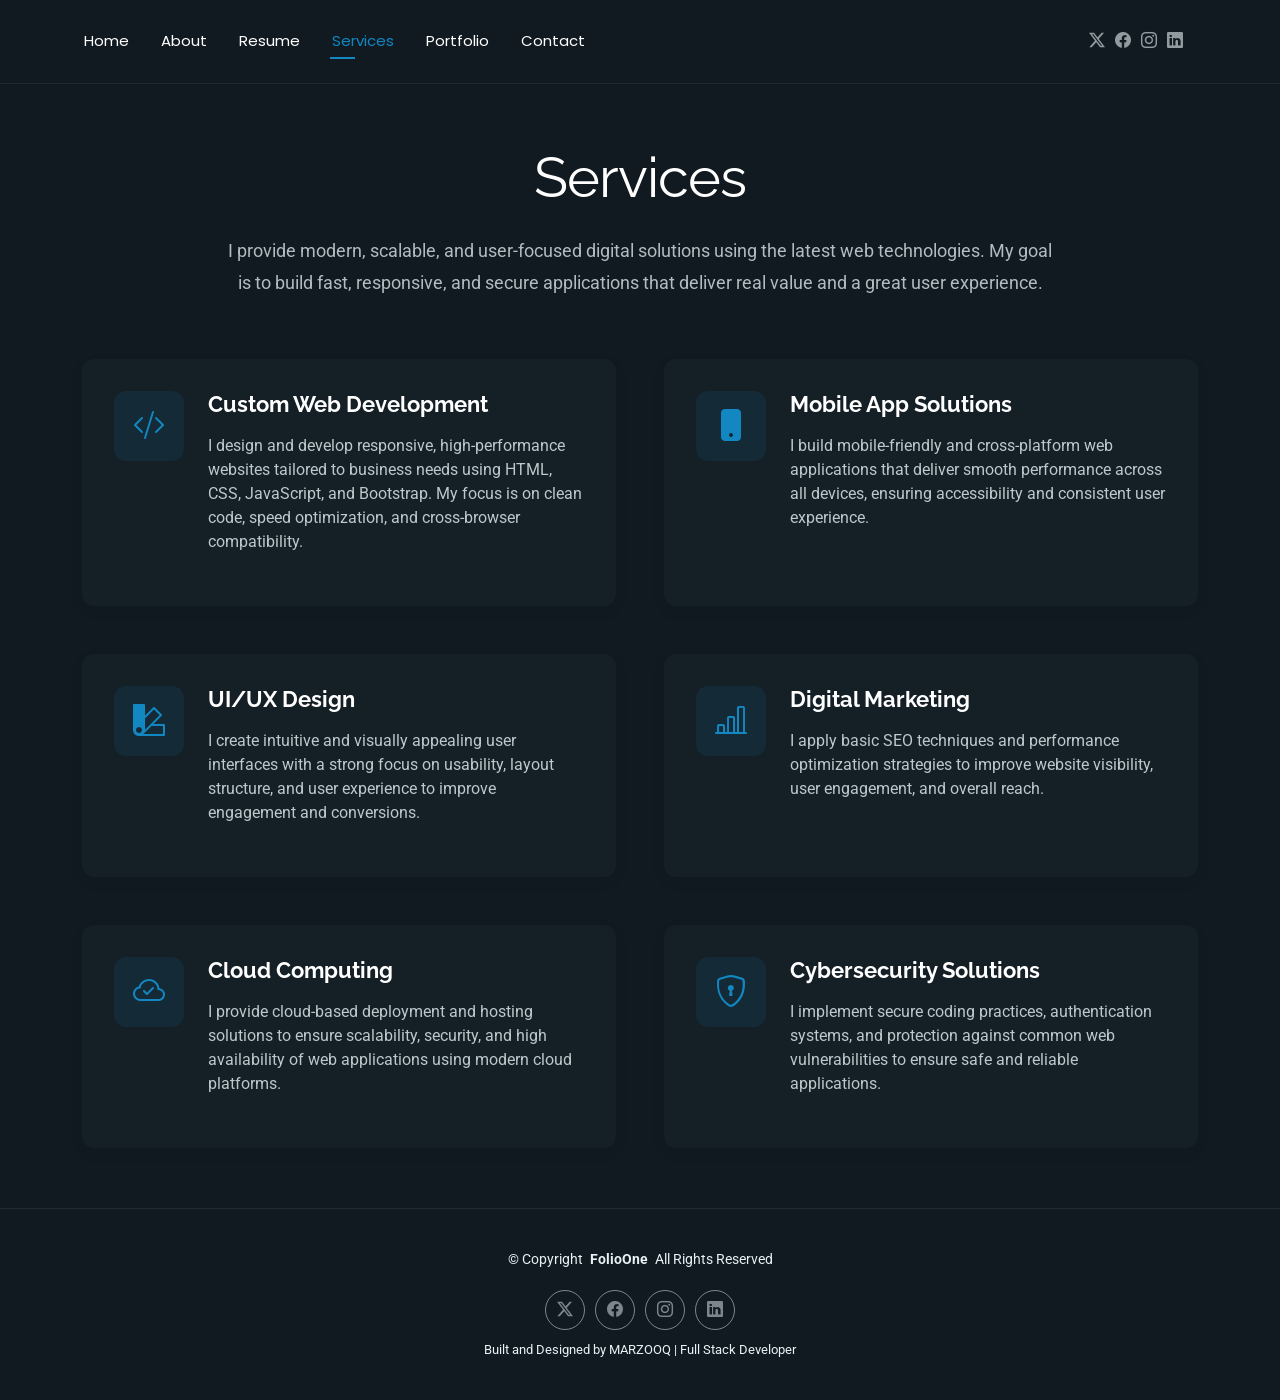
<file: services.html>
<!DOCTYPE html>
<html lang="en">

<head>
  <meta charset="utf-8">
  <meta content="width=device-width, initial-scale=1.0" name="viewport">
  <title>Services - FolioOne Bootstrap Template</title>
  <meta name="description" content="">
  <meta name="keywords" content="">

  <!-- Favicons -->
  <link href="assets/img/favicon.png" rel="icon">
  <link href="assets/img/apple-touch-icon.png" rel="apple-touch-icon">

  <!-- Fonts -->
  <link href="https://fonts.googleapis.com" rel="preconnect">
  <link href="https://fonts.gstatic.com" rel="preconnect" crossorigin>
  <link href="https://fonts.googleapis.com/css2?family=Roboto:ital,wght@0,100;0,300;0,400;0,500;0,700;0,900;1,100;1,300;1,400;1,500;1,700;1,900&family=Poppins:ital,wght@0,100;0,200;0,300;0,400;0,500;0,600;0,700;0,800;0,900;1,100;1,200;1,300;1,400;1,500;1,600;1,700;1,800;1,900&family=Raleway:ital,wght@0,100;0,200;0,300;0,400;0,500;0,600;0,700;0,800;0,900;1,100;1,200;1,300;1,400;1,500;1,600;1,700;1,800;1,900&display=swap" rel="stylesheet">

  <!-- Vendor CSS Files -->
  <link href="assets/vendor/bootstrap/css/bootstrap.min.css" rel="stylesheet">
  <link href="assets/vendor/bootstrap-icons/bootstrap-icons.css" rel="stylesheet">
  <link href="assets/vendor/aos/aos.css" rel="stylesheet">
  <link href="assets/vendor/swiper/swiper-bundle.min.css" rel="stylesheet">
  <link href="assets/vendor/glightbox/css/glightbox.min.css" rel="stylesheet">

  <!-- Main CSS File -->
  <link href="assets/css/main.css" rel="stylesheet">

  <!-- =======================================================
  * Template Name: FolioOne
  * Template URL: https://bootstrapmade.com/folioone-bootstrap-portfolio-website-template/
  * Updated: Aug 23 2025 with Bootstrap v5.3.7
  * Author: BootstrapMade.com
  * License: https://bootstrapmade.com/license/
  ======================================================== -->
</head>

<body class="services-page">

  <header id="header" class="header d-flex align-items-center light-background sticky-top">
    <div class="container position-relative d-flex align-items-center justify-content-between">

      <!-- <a href="index.html" class="logo d-flex align-items-center me-auto me-xl-0">
      <img src="assets/img/logo.webp" alt="">
      <h1 class="sitename">FolioOne</h1> 
    </a> -->

      <nav id="navmenu" class="navmenu">
        <ul>
          <li><a href="index.html">Home</a></li>
          <li><a href="about.html">About</a></li>
          <li><a href="resume.html">Resume</a></li>
          <li><a href="services.html" class="active">Services</a></li>
          <li><a href="portfolio.html">Portfolio</a></li>
          <!-- <li class="dropdown"><a href="#"><span>Gallery</span> <i class="bi bi-chevron-down toggle-dropdown"></i></a>
            <ul>
              <li><a href="#">Projects</a></li>
              <li class="dropdown"><a href="#"><span>Photo Gallery</span> <i class="bi bi-chevron-down toggle-dropdown"></i></a>
                <ul>
                  <li><a href="#">Work Life</a></li>
                  <li><a href="#">Travel Memories</a></li>
                  <li><a href="#">Fun with Frinds</a></li>
                  <li><a href="#">This is our Village</a></li>
                  <li><a href="#">Food Gallery</a></li>
                </ul>
              </li>
              <li><a href="#">Dropdown 2</a></li>
              <li><a href="#">Dropdown 3</a></li>
              <li><a href="#">Dropdown 4</a></li>
            </ul>
          </li> -->
          <li><a href="contact.html">Contact</a></li>
        </ul>
        <i class="mobile-nav-toggle d-xl-none bi bi-list"></i>
      </nav>

      <div class="header-social-links">
        <a href="https://x.com/MARZOOQ2994" class="twitter"><i class="bi bi-twitter-x"></i></a>
        <a href="https://www.facebook.com/MarzooqMarzooqMZ" class="facebook"><i class="bi bi-facebook"></i></a>
        <a href="https://www.instagram.com/marzooq_marzooq_?igsh=MXN5eTN5eXBiYWl3YQ==" class="instagram"><i class="bi bi-instagram"></i></a>
        <a href="https://www.linkedin.com/in/marzooq-marzooq-4866113b1" class="linkedin"><i class="bi bi-linkedin"></i></a>
      </div>

    </div>
  </header>

  <main class="main">

    <!-- Services Section -->
    <section id="services" class="services section">

      <!-- Section Title -->
      <div class="container section-title" data-aos="fade-up">
        <h2>Services</h2>
        <p>I provide modern, scalable, and user-focused digital solutions using the latest web technologies. My goal is to build fast, responsive, and secure applications that deliver real value and a great user experience.</p>
      </div><!-- End Section Title -->

      <div class="container" data-aos="fade-up" data-aos-delay="100">

        <div class="row justify-content-center g-5">

          <div class="col-md-6" data-aos="fade-right" data-aos-delay="100">
            <div class="service-item">
              <div class="service-icon">
                <i class="bi bi-code-slash"></i>
              </div>
              <div class="service-content">
                <h3>Custom Web Development</h3>
                <p>I design and develop responsive, high-performance websites tailored to business needs using HTML, CSS, JavaScript, and Bootstrap. My focus is on clean code, speed optimization, and cross-browser compatibility.</p>
                <!-- <a href="service-details.html" class="service-link">
                  <span>Learn More</span>
                  <i class="bi bi-arrow-right"></i>
                </a> -->
              </div>
            </div>
          </div><!-- End Service Item -->

          <div class="col-md-6" data-aos="fade-left" data-aos-delay="100">
            <div class="service-item">
              <div class="service-icon">
                <i class="bi bi-phone-fill"></i>
              </div>
              <div class="service-content">
                <h3>Mobile App Solutions</h3>
                <p>I build mobile-friendly and cross-platform web applications that deliver smooth performance across all devices, ensuring accessibility and consistent user experience.</p>
                <!-- <a href="service-details.html" class="service-link">
                  <span>Learn More</span>
                  <i class="bi bi-arrow-right"></i>
                </a> -->
              </div>
            </div>
          </div><!-- End Service Item -->

          <div class="col-md-6" data-aos="fade-right" data-aos-delay="200">
            <div class="service-item">
              <div class="service-icon">
                <i class="bi bi-palette2"></i>
              </div>
              <div class="service-content">
                <h3>UI/UX Design</h3>
                <p>I create intuitive and visually appealing user interfaces with a strong focus on usability, layout structure, and user experience to improve engagement and conversions.</p>
                <!-- <a href="service-details.html" class="service-link">
                  <span>Learn More</span>
                  <i class="bi bi-arrow-right"></i>
                </a> -->
              </div>
            </div>
          </div><!-- End Service Item -->

          <div class="col-md-6" data-aos="fade-left" data-aos-delay="200">
            <div class="service-item">
              <div class="service-icon">
                <i class="bi bi-bar-chart-line"></i>
              </div>
              <div class="service-content">
                <h3>Digital Marketing</h3>
                <p>I apply basic SEO techniques and performance optimization strategies to improve website visibility, user engagement, and overall reach.</p>
                <!-- <a href="service-details.html" class="service-link">
                  <span>Learn More</span>
                  <i class="bi bi-arrow-right"></i>
                </a> -->
              </div>
            </div>
          </div><!-- End Service Item -->

          <div class="col-md-6" data-aos="fade-right" data-aos-delay="300">
            <div class="service-item">
              <div class="service-icon">
                <i class="bi bi-cloud-check"></i>
              </div>
              <div class="service-content">
                <h3>Cloud Computing</h3>
                <p>I provide cloud-based deployment and hosting solutions to ensure scalability, security, and high availability of web applications using modern cloud platforms.</p>
                <!-- <a href="service-details.html" class="service-link">
                  <span>Learn More</span>
                  <i class="bi bi-arrow-right"></i>
                </a> -->
              </div>
            </div>
          </div><!-- End Service Item -->

          <div class="col-md-6" data-aos="fade-left" data-aos-delay="300">
            <div class="service-item">
              <div class="service-icon">
                <i class="bi bi-shield-lock"></i>
              </div>
              <div class="service-content">
                <h3>Cybersecurity Solutions</h3>
                <p>I implement secure coding practices, authentication systems, and protection against common web vulnerabilities to ensure safe and reliable applications.</p>
                <!-- <a href="service-details.html" class="service-link">
                  <span>Learn More</span>
                  <i class="bi bi-arrow-right"></i>
                </a> -->
              </div>
            </div>
          </div><!-- End Service Item -->

        </div>

      </div>

    </section><!-- /Services Section -->

  </main>

  <footer id="footer" class="footer">

    <div class="container">
      <div class="copyright text-center ">
        <p>© <span>Copyright</span> <strong class="px-1 sitename">FolioOne</strong> <span>All Rights Reserved<br></span></p>
      </div>
      <div class="social-links d-flex justify-content-center">
        <a href="https://x.com/MARZOOQ2994"><i class="bi bi-twitter-x"></i></a>
        <a href="https://www.facebook.com/MarzooqMarzooqMZ"><i class="bi bi-facebook"></i></a>
        <a href="https://www.instagram.com/marzooq_marzooq_?igsh=MXN5eTN5eXBiYWl3YQ=="><i class="bi bi-instagram"></i></a>
        <a href="https://www.linkedin.com/in/marzooq-marzooq-4866113b1/"><i class="bi bi-linkedin"></i></a>
      </div>
      <div class="credits">
        <!-- All the links in the footer should remain intact. -->
        <!-- You can delete the links only if you've purchased the pro version. -->
        <!-- Licensing information: https://bootstrapmade.com/license/ -->
        <!-- Purchase the pro version with working PHP/AJAX contact form: [buy-url] -->
        Built and Designed by MARZOOQ | Full Stack Developer
    </div>

  </footer>

  <!-- Scroll Top -->
  <a href="#" id="scroll-top" class="scroll-top d-flex align-items-center justify-content-center"><i class="bi bi-arrow-up-short"></i></a>

  <!-- Preloader -->
  <div id="preloader"></div>

  <!-- Vendor JS Files -->
  <script src="assets/vendor/bootstrap/js/bootstrap.bundle.min.js"></script>
  <script src="assets/vendor/php-email-form/validate.js"></script>
  <script src="assets/vendor/aos/aos.js"></script>
  <script src="assets/vendor/typed.js/typed.umd.js"></script>
  <script src="assets/vendor/waypoints/noframework.waypoints.js"></script>
  <script src="assets/vendor/purecounter/purecounter_vanilla.js"></script>
  <script src="assets/vendor/swiper/swiper-bundle.min.js"></script>
  <script src="assets/vendor/imagesloaded/imagesloaded.pkgd.min.js"></script>
  <script src="assets/vendor/isotope-layout/isotope.pkgd.min.js"></script>
  <script src="assets/vendor/glightbox/js/glightbox.min.js"></script>

  <!-- Main JS File -->
  <script src="assets/js/main.js"></script>

</body>

</html>
</file>
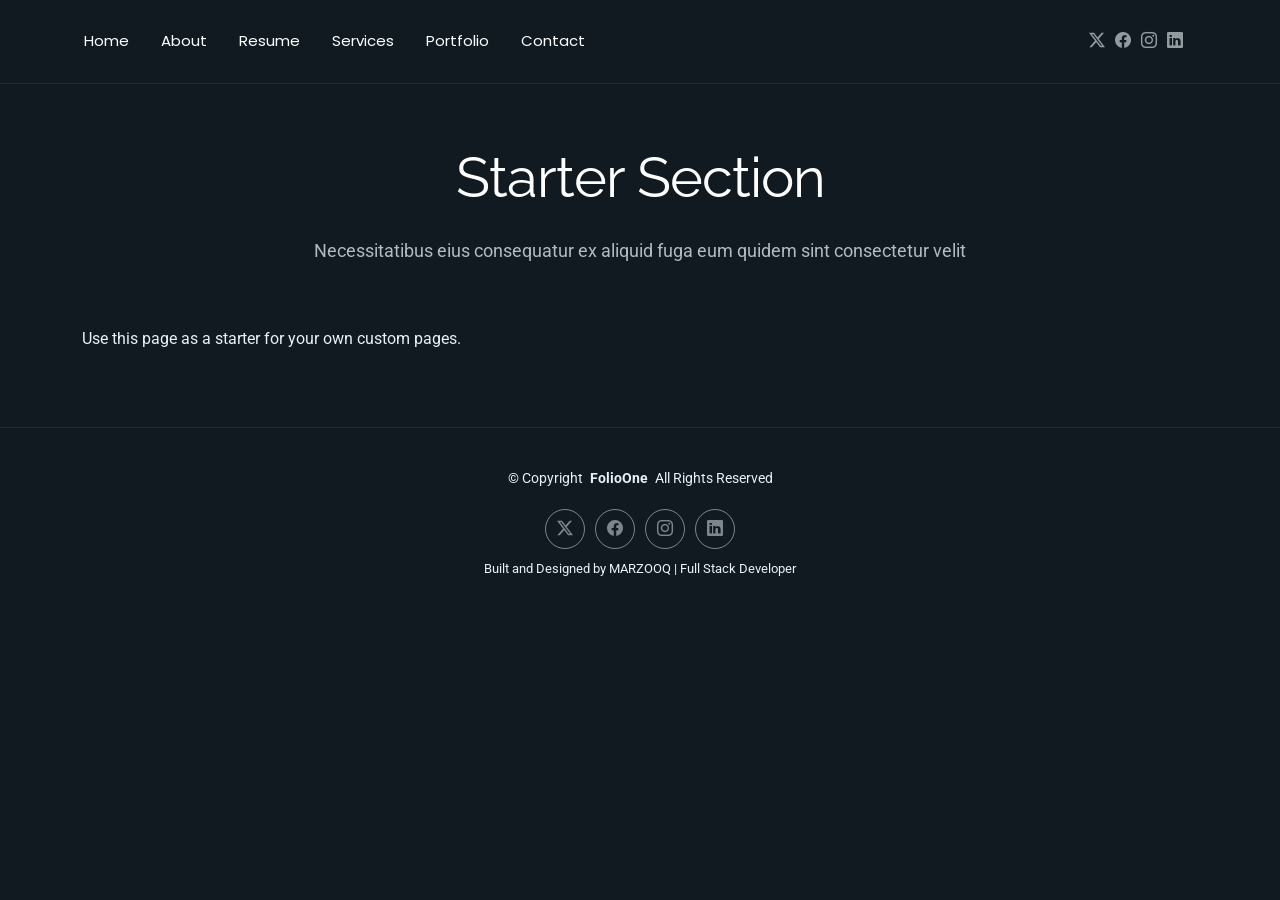
<file: starter-page.html>
<!DOCTYPE html>
<html lang="en">

<head>
  <meta charset="utf-8">
  <meta content="width=device-width, initial-scale=1.0" name="viewport">
  <title>Starter Page - FolioOne Bootstrap Template</title>
  <meta name="description" content="">
  <meta name="keywords" content="">

  <!-- Favicons -->
  <link href="assets/img/favicon.png" rel="icon">
  <link href="assets/img/apple-touch-icon.png" rel="apple-touch-icon">

  <!-- Fonts -->
  <link href="https://fonts.googleapis.com" rel="preconnect">
  <link href="https://fonts.gstatic.com" rel="preconnect" crossorigin>
  <link href="https://fonts.googleapis.com/css2?family=Roboto:ital,wght@0,100;0,300;0,400;0,500;0,700;0,900;1,100;1,300;1,400;1,500;1,700;1,900&family=Poppins:ital,wght@0,100;0,200;0,300;0,400;0,500;0,600;0,700;0,800;0,900;1,100;1,200;1,300;1,400;1,500;1,600;1,700;1,800;1,900&family=Raleway:ital,wght@0,100;0,200;0,300;0,400;0,500;0,600;0,700;0,800;0,900;1,100;1,200;1,300;1,400;1,500;1,600;1,700;1,800;1,900&display=swap" rel="stylesheet">

  <!-- Vendor CSS Files -->
  <link href="assets/vendor/bootstrap/css/bootstrap.min.css" rel="stylesheet">
  <link href="assets/vendor/bootstrap-icons/bootstrap-icons.css" rel="stylesheet">
  <link href="assets/vendor/aos/aos.css" rel="stylesheet">
  <link href="assets/vendor/swiper/swiper-bundle.min.css" rel="stylesheet">
  <link href="assets/vendor/glightbox/css/glightbox.min.css" rel="stylesheet">

  <!-- Main CSS File -->
  <link href="assets/css/main.css" rel="stylesheet">

  <!-- =======================================================
  * Template Name: FolioOne
  * Template URL: https://bootstrapmade.com/folioone-bootstrap-portfolio-website-template/
  * Updated: Aug 23 2025 with Bootstrap v5.3.7
  * Author: BootstrapMade.com
  * License: https://bootstrapmade.com/license/
  ======================================================== -->
</head>

<body class="starter-page-page">

  <header id="header" class="header d-flex align-items-center light-background sticky-top">
    <div class="container position-relative d-flex align-items-center justify-content-between">

      <!-- <a href="index.html" class="logo d-flex align-items-center me-auto me-xl-0">
      <img src="assets/img/logo.webp" alt="">
      <h1 class="sitename">FolioOne</h1> 
    </a> -->

      <nav id="navmenu" class="navmenu">
        <ul>
          <li><a href="index.html">Home</a></li>
          <li><a href="about.html">About</a></li>
          <li><a href="resume.html">Resume</a></li>
          <li><a href="services.html">Services</a></li>
          <li><a href="portfolio.html">Portfolio</a></li>
          <!-- <li class="dropdown"><a href="#"><span>Gallery</span> <i class="bi bi-chevron-down toggle-dropdown"></i></a>
            <ul>
              <li><a href="#">Dropdown 1</a></li>
              <li class="dropdown"><a href="#"><span>Photo Gallery</span> <i class="bi bi-chevron-down toggle-dropdown"></i></a>
                <ul>
                  <li><a href="#">Work Life</a></li>
                  <li><a href="#">Travel Memories</a></li>
                  <li><a href="#">Fun with Frinds</a></li>
                  <li><a href="#">This is our Village</a></li>
                  <li><a href="#">Food Gallery</a></li>
                </ul>
              </li>
              <li><a href="#">Dropdown 2</a></li>
              <li><a href="#">Dropdown 3</a></li>
              <li><a href="#">Dropdown 4</a></li>
            </ul>
          </li> -->
          <li><a href="contact.html">Contact</a></li>
        </ul>
        <i class="mobile-nav-toggle d-xl-none bi bi-list"></i>
      </nav>

      <div class="header-social-links">
        <a href="https://x.com/MARZOOQ2994" class="twitter"><i class="bi bi-twitter-x"></i></a>
        <a href="https://www.facebook.com/MarzooqMarzooqMZ" class="facebook"><i class="bi bi-facebook"></i></a>
        <a href="https://www.instagram.com/marzooq_marzooq_?igsh=MXN5eTN5eXBiYWl3YQ==" class="instagram"><i class="bi bi-instagram"></i></a>
        <a href="https://www.linkedin.com/in/marzooq-marzooq-4866113b1" class="linkedin"><i class="bi bi-linkedin"></i></a>
      </div>

    </div>
  </header>

  <main class="main">

    <!-- Starter Section Section -->
    <section id="starter-section" class="starter-section section">

      <!-- Section Title -->
      <div class="container section-title" data-aos="fade-up">
        <h2>Starter Section</h2>
        <p>Necessitatibus eius consequatur ex aliquid fuga eum quidem sint consectetur velit</p>
      </div><!-- End Section Title -->

      <div class="container" data-aos="fade-up">
        <p>Use this page as a starter for your own custom pages.</p>
      </div>

    </section><!-- /Starter Section Section -->

  </main>

  <footer id="footer" class="footer">

    <div class="container">
      <div class="copyright text-center ">
        <p>© <span>Copyright</span> <strong class="px-1 sitename">FolioOne</strong> <span>All Rights Reserved<br></span></p>
      </div>
      <div class="social-links d-flex justify-content-center">
        <a href="https://x.com/MARZOOQ2994"><i class="bi bi-twitter-x"></i></a>
        <a href="https://www.facebook.com/MarzooqMarzooqMZ"><i class="bi bi-facebook"></i></a>
        <a href="https://www.instagram.com/marzooq_marzooq_?igsh=MXN5eTN5eXBiYWl3YQ=="><i class="bi bi-instagram"></i></a>
        <a href="https://www.linkedin.com/in/marzooq-marzooq-4866113b1/"><i class="bi bi-linkedin"></i></a>
      </div>
      <div class="credits">
        <!-- All the links in the footer should remain intact. -->
        <!-- You can delete the links only if you've purchased the pro version. -->
        <!-- Licensing information: https://bootstrapmade.com/license/ -->
        <!-- Purchase the pro version with working PHP/AJAX contact form: [buy-url] -->
        Built and Designed by MARZOOQ | Full Stack Developer
      </div>
    </div>

  </footer>

  <!-- Scroll Top -->
  <a href="#" id="scroll-top" class="scroll-top d-flex align-items-center justify-content-center"><i class="bi bi-arrow-up-short"></i></a>

  <!-- Preloader -->
  <div id="preloader"></div>

  <!-- Vendor JS Files -->
  <script src="assets/vendor/bootstrap/js/bootstrap.bundle.min.js"></script>
  <script src="assets/vendor/php-email-form/validate.js"></script>
  <script src="assets/vendor/aos/aos.js"></script>
  <script src="assets/vendor/typed.js/typed.umd.js"></script>
  <script src="assets/vendor/waypoints/noframework.waypoints.js"></script>
  <script src="assets/vendor/purecounter/purecounter_vanilla.js"></script>
  <script src="assets/vendor/swiper/swiper-bundle.min.js"></script>
  <script src="assets/vendor/imagesloaded/imagesloaded.pkgd.min.js"></script>
  <script src="assets/vendor/isotope-layout/isotope.pkgd.min.js"></script>
  <script src="assets/vendor/glightbox/js/glightbox.min.js"></script>

  <!-- Main JS File -->
  <script src="assets/js/main.js"></script>

</body>

</html>
</file>
<file: assets/css/main.css>
/**
* Template Name: FolioOne
* Template URL: https://bootstrapmade.com/folioone-bootstrap-portfolio-website-template/
* Updated: Aug 23 2025 with Bootstrap v5.3.7
* Author: BootstrapMade.com
* License: https://bootstrapmade.com/license/
*/

/*--------------------------------------------------------------
# Font & Color Variables
# Help: https://bootstrapmade.com/color-system/
--------------------------------------------------------------*/
/* Fonts */
:root {
  --default-font: "Roboto",  system-ui, -apple-system, "Segoe UI", Roboto, "Helvetica Neue", Arial, "Noto Sans", "Liberation Sans", sans-serif, "Apple Color Emoji", "Segoe UI Emoji", "Segoe UI Symbol", "Noto Color Emoji";
  --heading-font: "Raleway",  sans-serif;
  --nav-font: "Poppins",  sans-serif;
}

/* Global Colors - The following color variables are used throughout the website. Updating them here will change the color scheme of the entire website */
:root { 
  --background-color: #101a20; /* Background color for the entire website, including individual sections */
  --default-color: #e7f2f7; /* Default color used for the majority of the text content across the entire website */
  --heading-color: #ffffff; /* Color for headings, subheadings and title throughout the website */
  --accent-color: #1387c1; /* Accent color that represents your brand on the website. It's used for buttons, links, and other elements that need to stand out */
  --surface-color: #141f26; /* The surface color is used as a background of boxed elements within sections, such as cards, icon boxes, or other elements that require a visual separation from the global background. */
  --contrast-color: #ffffff; /* Contrast color for text, ensuring readability against backgrounds of accent, heading, or default colors. */
}

/* Nav Menu Colors - The following color variables are used specifically for the navigation menu. They are separate from the global colors to allow for more customization options */
:root {
  --nav-color: #ffffff;  /* The default color of the main navmenu links */
  --nav-hover-color: #1387c1; /* Applied to main navmenu links when they are hovered over or active */
  --nav-mobile-background-color: #213642; /* Used as the background color for mobile navigation menu */
  --nav-dropdown-background-color: #051117; /* Used as the background color for dropdown items that appear when hovering over primary navigation items */
  --nav-dropdown-color: #e7f2f7; /* Used for navigation links of the dropdown items in the navigation menu. */
  --nav-dropdown-hover-color: #1387c1; /* Similar to --nav-hover-color, this color is applied to dropdown navigation links when they are hovered over. */
}

/* Color Presets - These classes override global colors when applied to any section or element, providing reuse of the sam color scheme. */

.light-background {
  --background-color: #142027;
  --surface-color: #325264;
}

.dark-background {
  --background-color: #0b1419;
  --default-color: #ffffff;
  --heading-color: #ffffff;
  --surface-color: #252525;
  --contrast-color: #ffffff;
}

/* Smooth scroll */
:root {
  scroll-behavior: smooth;
}

/*--------------------------------------------------------------
# General Styling & Shared Classes
--------------------------------------------------------------*/
body {
  color: var(--default-color);
  background-color: var(--background-color);
  font-family: var(--default-font);
}

a {
  color: var(--accent-color);
  text-decoration: none;
  transition: 0.3s;
}

a:hover {
  color: color-mix(in srgb, var(--accent-color), transparent 25%);
  text-decoration: none;
}

h1,
h2,
h3,
h4,
h5,
h6 {
  color: var(--heading-color);
  font-family: var(--heading-font);
}

/* PHP Email Form Messages
------------------------------*/
.php-email-form .error-message {
  display: none;
  background: #df1529;
  color: #ffffff;
  text-align: left;
  padding: 15px;
  margin-bottom: 24px;
  font-weight: 600;
}

.php-email-form .sent-message {
  display: none;
  color: #ffffff;
  background: #059652;
  text-align: center;
  padding: 15px;
  margin-bottom: 24px;
  font-weight: 600;
}

.php-email-form .loading {
  display: none;
  background: var(--surface-color);
  text-align: center;
  padding: 15px;
  margin-bottom: 24px;
}

.php-email-form .loading:before {
  content: "";
  display: inline-block;
  border-radius: 50%;
  width: 24px;
  height: 24px;
  margin: 0 10px -6px 0;
  border: 3px solid var(--accent-color);
  border-top-color: var(--surface-color);
  animation: php-email-form-loading 1s linear infinite;
}

@keyframes php-email-form-loading {
  0% {
    transform: rotate(0deg);
  }

  100% {
    transform: rotate(360deg);
  }
}

/*--------------------------------------------------------------
# Global Header
--------------------------------------------------------------*/
.header {
  --background-color: rgba(255, 255, 255, 0);
  color: var(--default-color);
  background-color: var(--background-color);
  padding: 15px 0;
  transition: all 0.5s;
  z-index: 997;
  border-bottom: 1px solid color-mix(in srgb, var(--default-color), transparent 92%);
}

.header .logo {
  line-height: 1;
}

.header .logo img {
  max-height: 36px;
  margin-right: 8px;
}

.header .logo h1 {
  font-size: 32px;
  margin: 0;
  font-weight: 400;
  color: var(--heading-color);
}

.header .header-social-links {
  padding-right: 15px;
}

.header .header-social-links a {
  color: color-mix(in srgb, var(--default-color), transparent 40%);
  padding-left: 6px;
  display: inline-block;
  transition: 0.3s;
  font-size: 16px;
}

.header .header-social-links a:hover {
  color: var(--default-color);
}

.header .header-social-links a i {
  line-height: 0px;
}

@media (max-width: 1200px) {
  .header .logo {
    order: 1;
  }

  .header .header-social-links {
    order: 2;
  }

  .header .navmenu {
    order: 3;
  }
}

/* Global Header on Scroll
------------------------------*/
.scrolled .header {
  --background-color: rgba(16, 26, 32, 0.9);
}

/*--------------------------------------------------------------
# Navigation Menu
--------------------------------------------------------------*/
/* Desktop Navigation */
@media (min-width: 1200px) {
  .navmenu {
    padding: 0;
  }

  .navmenu ul {
    margin: 0;
    padding: 0;
    display: flex;
    list-style: none;
    align-items: center;
  }

  .navmenu li {
    position: relative;
  }

  .navmenu>ul>li {
    white-space: nowrap;
    padding: 15px 28px 15px 0;
  }

  .navmenu>ul>li:last-child {
    padding-right: 0;
  }

  .navmenu a,
  .navmenu a:focus {
    color: var(--nav-color);
    font-size: 15px;
    padding: 0 2px;
    font-family: var(--nav-font);
    font-weight: 400;
    display: flex;
    align-items: center;
    justify-content: space-between;
    white-space: nowrap;
    transition: 0.3s;
    position: relative;
  }

  .navmenu a i,
  .navmenu a:focus i {
    font-size: 12px;
    line-height: 0;
    margin-left: 5px;
    transition: 0.3s;
  }

  .navmenu>ul>li>a:before {
    content: "";
    position: absolute;
    height: 2px;
    bottom: -6px;
    left: 0;
    background-color: var(--nav-hover-color);
    visibility: hidden;
    width: 0px;
    transition: all 0.3s ease-in-out 0s;
  }

  .navmenu a:hover:before,
  .navmenu li:hover>a:before,
  .navmenu .active:before {
    visibility: visible;
    width: 25px;
  }

  .navmenu li:hover>a,
  .navmenu .active,
  .navmenu .active:focus {
    color: var(--nav-hover-color);
  }

  .navmenu .dropdown ul {
    margin: 0;
    padding: 10px 0;
    background: var(--nav-dropdown-background-color);
    display: block;
    position: absolute;
    visibility: hidden;
    left: -5px;
    top: 130%;
    opacity: 0;
    transition: 0.3s;
    border-radius: 4px;
    z-index: 99;
    box-shadow: 0px 0px 30px rgba(0, 0, 0, 0.1);
  }

  .navmenu .dropdown ul li {
    min-width: 200px;
  }

  .navmenu .dropdown ul a {
    padding: 10px 20px;
    font-size: 15px;
    text-transform: none;
    color: var(--nav-dropdown-color);
  }

  .navmenu .dropdown ul a i {
    font-size: 12px;
  }

  .navmenu .dropdown ul a:hover,
  .navmenu .dropdown ul .active:hover,
  .navmenu .dropdown ul li:hover>a {
    color: var(--nav-dropdown-hover-color);
  }

  .navmenu .dropdown:hover>ul {
    opacity: 1;
    top: 100%;
    visibility: visible;
  }

  .navmenu .dropdown .dropdown ul {
    top: 0;
    left: -90%;
    visibility: hidden;
  }

  .navmenu .dropdown .dropdown:hover>ul {
    opacity: 1;
    top: 0;
    left: -100%;
    visibility: visible;
  }
}

/* Mobile Navigation */
@media (max-width: 1199px) {
  .mobile-nav-toggle {
    color: var(--nav-color);
    font-size: 28px;
    line-height: 0;
    margin-right: 10px;
    cursor: pointer;
    transition: color 0.3s;
  }

  .navmenu {
    padding: 0;
    z-index: 9997;
  }

  .navmenu ul {
    display: none;
    list-style: none;
    position: absolute;
    inset: 60px 20px 20px 20px;
    padding: 10px 0;
    margin: 0;
    border-radius: 6px;
    background-color: var(--nav-mobile-background-color);
    border: 1px solid color-mix(in srgb, var(--default-color), transparent 90%);
    box-shadow: none;
    overflow-y: auto;
    transition: 0.3s;
    z-index: 9998;
  }

  .navmenu a,
  .navmenu a:focus {
    color: var(--nav-dropdown-color);
    padding: 10px 20px;
    font-family: var(--nav-font);
    font-size: 17px;
    font-weight: 500;
    display: flex;
    align-items: center;
    justify-content: space-between;
    white-space: nowrap;
    transition: 0.3s;
  }

  .navmenu a i,
  .navmenu a:focus i {
    font-size: 12px;
    line-height: 0;
    margin-left: 5px;
    width: 30px;
    height: 30px;
    display: flex;
    align-items: center;
    justify-content: center;
    border-radius: 50%;
    transition: 0.3s;
    background-color: color-mix(in srgb, var(--accent-color), transparent 90%);
  }

  .navmenu a i:hover,
  .navmenu a:focus i:hover {
    background-color: var(--accent-color);
    color: var(--contrast-color);
  }

  .navmenu a:hover,
  .navmenu .active,
  .navmenu .active:focus {
    color: var(--nav-dropdown-hover-color);
  }

  .navmenu .active i,
  .navmenu .active:focus i {
    background-color: var(--accent-color);
    color: var(--contrast-color);
    transform: rotate(180deg);
  }

  .navmenu .dropdown ul {
    position: static;
    display: none;
    z-index: 99;
    padding: 10px 0;
    margin: 10px 20px;
    background-color: var(--nav-dropdown-background-color);
    transition: all 0.5s ease-in-out;
  }

  .navmenu .dropdown ul ul {
    background-color: rgba(33, 37, 41, 0.1);
  }

  .navmenu .dropdown>.dropdown-active {
    display: block;
    background-color: rgba(33, 37, 41, 0.03);
  }

  .mobile-nav-active {
    overflow: hidden;
  }

  .mobile-nav-active .mobile-nav-toggle {
    color: #fff;
    position: absolute;
    font-size: 32px;
    top: 15px;
    right: 15px;
    margin-right: 0;
    z-index: 9999;
  }

  .mobile-nav-active .navmenu {
    position: fixed;
    overflow: hidden;
    inset: 0;
    background: rgba(33, 37, 41, 0.8);
    transition: 0.3s;
  }

  .mobile-nav-active .navmenu>ul {
    display: block;
  }
}

/*--------------------------------------------------------------
# Global Footer
--------------------------------------------------------------*/
.footer {
  color: var(--default-color);
  background-color: var(--background-color);
  font-size: 14px;
  padding: 40px 0;
  position: relative;
  border-top: 1px solid color-mix(in srgb, var(--default-color), transparent 92%);
}

.footer .copyright p {
  margin-bottom: 0;
}

.footer .social-links {
  margin-top: 20px;
}

.footer .social-links a {
  display: flex;
  align-items: center;
  justify-content: center;
  width: 40px;
  height: 40px;
  border-radius: 50%;
  border: 1px solid color-mix(in srgb, var(--default-color), transparent 50%);
  font-size: 16px;
  color: color-mix(in srgb, var(--default-color), transparent 50%);
  margin: 0 5px;
  transition: 0.3s;
}

.footer .social-links a:hover {
  color: var(--accent-color);
  border-color: var(--accent-color);
}

.footer .credits {
  margin-top: 10px;
  font-size: 13px;
  text-align: center;
}

/*--------------------------------------------------------------
# Preloader
--------------------------------------------------------------*/
#preloader {
  position: fixed;
  inset: 0;
  z-index: 9999;
  overflow: hidden;
  background-color: var(--background-color);
  transition: all 0.6s ease-out;
  width: 100%;
  height: 100vh;
}

#preloader:before,
#preloader:after {
  content: "";
  position: absolute;
  border: 4px solid var(--accent-color);
  border-radius: 50%;
  animation: animate-preloader 2s cubic-bezier(0, 0.2, 0.8, 1) infinite;
}

#preloader:after {
  animation-delay: -0.5s;
}

@keyframes animate-preloader {
  0% {
    width: 10px;
    height: 10px;
    top: calc(50% - 5px);
    left: calc(50% - 5px);
    opacity: 1;
  }

  100% {
    width: 72px;
    height: 72px;
    top: calc(50% - 36px);
    left: calc(50% - 36px);
    opacity: 0;
  }
}

/*--------------------------------------------------------------
# Scroll Top Button
--------------------------------------------------------------*/
.scroll-top {
  position: fixed;
  visibility: hidden;
  opacity: 0;
  right: 15px;
  bottom: -15px;
  z-index: 99999;
  background-color: var(--accent-color);
  width: 44px;
  height: 44px;
  border-radius: 50px;
  transition: all 0.4s;
}

.scroll-top i {
  font-size: 24px;
  color: var(--contrast-color);
  line-height: 0;
}

.scroll-top:hover {
  background-color: color-mix(in srgb, var(--accent-color), transparent 20%);
  color: var(--contrast-color);
}

.scroll-top.active {
  visibility: visible;
  opacity: 1;
  bottom: 15px;
}

/*--------------------------------------------------------------
# Disable aos animation delay on mobile devices
--------------------------------------------------------------*/
@media screen and (max-width: 768px) {
  [data-aos-delay] {
    transition-delay: 0 !important;
  }
}

/*--------------------------------------------------------------
# Global Page Titles & Breadcrumbs
--------------------------------------------------------------*/
.page-title {
  color: var(--default-color);
  background-color: var(--background-color);
  position: relative;
}

.page-title .heading {
  padding: 80px 0;
  border-top: 1px solid color-mix(in srgb, var(--default-color), transparent 90%);
}

.page-title .heading h1 {
  font-size: 38px;
  font-weight: 700;
}

.page-title nav {
  background-color: color-mix(in srgb, var(--default-color), transparent 96%);
  padding: 20px 0;
}

.page-title nav ol {
  display: flex;
  flex-wrap: wrap;
  list-style: none;
  padding: 0;
  margin: 0;
  font-size: 16px;
  font-weight: 400;
}

.page-title nav ol li+li {
  padding-left: 10px;
}

.page-title nav ol li+li::before {
  content: "/";
  display: inline-block;
  padding-right: 10px;
  color: color-mix(in srgb, var(--default-color), transparent 70%);
}

/*--------------------------------------------------------------
# Global Sections
--------------------------------------------------------------*/
section,
.section {
  color: var(--default-color);
  background-color: var(--background-color);
  padding: 60px 0;
  scroll-margin-top: 100px;
  overflow: clip;
}

@media (max-width: 1199px) {

  section,
  .section {
    scroll-margin-top: 66px;
  }
}

/*--------------------------------------------------------------
# Global Section Titles
--------------------------------------------------------------*/
.section-title {
  text-align: center;
  padding-bottom: 60px;
  position: relative;
}

.section-title h2 {
  font-size: 3.5rem;
  font-weight: 400;
  line-height: 1.2;
  color: var(--heading-color);
  margin-bottom: 1.5rem;
  letter-spacing: -1px;
}

@media (max-width: 768px) {
  .section-title h2 {
    font-size: 2.5rem;
  }
}

.section-title p {
  font-size: 1.125rem;
  line-height: 1.8;
  color: color-mix(in srgb, var(--default-color), transparent 25%);
  max-width: 900px;
  margin: 0 auto;
  text-wrap: balance;
}

/*--------------------------------------------------------------
# Hero Section
--------------------------------------------------------------*/
.hero {
  padding: 80px 0;
  min-height: 100vh;
  display: flex;
  align-items: center;
}

.hero .hero-content h1 {
  font-size: 3.5rem;
  font-weight: 700;
  margin-bottom: 1rem;
  line-height: 1.2;
}

.hero .hero-content h1 .highlight {
  color: var(--accent-color);
  position: relative;
}

.hero .hero-content h1 .highlight::after {
  content: "";
  position: absolute;
  bottom: 0;
  left: 0;
  width: 100%;
  height: 3px;
  background: linear-gradient(90deg, var(--accent-color), color-mix(in srgb, var(--accent-color), transparent 50%));
  border-radius: 2px;
}

@media (max-width: 768px) {
  .hero .hero-content h1 {
    font-size: 2.5rem;
  }
}

.hero .hero-content h2 {
  font-size: 1.5rem;
  font-weight: 400;
  margin-bottom: 2rem;
  color: color-mix(in srgb, var(--default-color), transparent 20%);
}

.hero .hero-content h2 .typed {
  color: var(--accent-color);
  font-weight: 600;
}

@media (max-width: 768px) {
  .hero .hero-content h2 {
    font-size: 1.25rem;
  }
}

.hero .hero-content p {
  font-size: 1.1rem;
  line-height: 1.6;
  margin-bottom: 2.5rem;
  color: color-mix(in srgb, var(--default-color), transparent 30%);
}

.hero .hero-actions {
  display: flex;
  gap: 1rem;
  margin-bottom: 3rem;
}

.hero .hero-actions .btn {
  padding: 12px 30px;
  border-radius: 50px;
  font-weight: 600;
  text-decoration: none;
  transition: all 0.3s ease;
  border: 2px solid;
}

.hero .hero-actions .btn.btn-primary {
  background: var(--accent-color);
  color: var(--contrast-color);
  border-color: var(--accent-color);
}

.hero .hero-actions .btn.btn-primary:hover {
  background: color-mix(in srgb, var(--accent-color), black 15%);
  border-color: color-mix(in srgb, var(--accent-color), black 15%);
  transform: translateY(-2px);
}

.hero .hero-actions .btn.btn-outline {
  background: transparent;
  color: var(--accent-color);
  border-color: var(--accent-color);
}

.hero .hero-actions .btn.btn-outline:hover {
  transform: translateY(-2px);
}

@media (max-width: 576px) {
  .hero .hero-actions {
    flex-direction: column;
  }

  .hero .hero-actions .btn {
    text-align: center;
  }
}

.hero .social-links {
  display: flex;
  gap: 1rem;
}

.hero .social-links a {
  width: 45px;
  height: 45px;
  background: var(--surface-color);
  border-radius: 50%;
  display: flex;
  align-items: center;
  justify-content: center;
  color: var(--default-color);
  font-size: 1.2rem;
  transition: all 0.3s ease;
}

.hero .social-links a:hover {
  background: var(--accent-color);
  color: var(--contrast-color);
  transform: translateY(-3px);
  box-shadow: 0 8px 25px color-mix(in srgb, var(--accent-color), transparent 70%);
}

.hero .hero-image {
  position: relative;
}

.hero .hero-image .image-wrapper {
  position: relative;
  max-width: 450px;
  margin: 0 auto;
}

.hero .hero-image .image-wrapper img {
  border-radius: 20px;
  box-shadow: 0 5px 15px color-mix(in srgb, var(--default-color), transparent 95%);
  transition: transform 0.3s ease;
}

.hero .hero-image .image-wrapper img:hover {
  transform: scale(1.02);
}

.hero .hero-image .floating-elements {
  position: absolute;
  top: 0;
  left: 0;
  right: 0;
  bottom: 0;
  pointer-events: none;
}

.hero .hero-image .floating-elements .floating-card {
  position: absolute;
  background: var(--surface-color);
  padding: 15px 20px;
  border-radius: 15px;
  box-shadow: 0 10px 30px color-mix(in srgb, var(--default-color), transparent 90%);
  display: flex;
  align-items: center;
  gap: 10px;
  font-weight: 600;
  animation: float 3s ease-in-out infinite;
}

.hero .hero-image .floating-elements .floating-card i {
  font-size: 1.5rem;
  color: var(--accent-color);
}

.hero .hero-image .floating-elements .floating-card.design {
  top: 10%;
  right: -10%;
  animation-delay: 0s;
}

.hero .hero-image .floating-elements .floating-card.code {
  bottom: 30%;
  left: -15%;
  animation-delay: 1s;
}

.hero .hero-image .floating-elements .floating-card.creativity {
  top: 60%;
  right: -5%;
  animation-delay: 2s;
}

@media (max-width: 992px) {
  .hero .hero-image .floating-elements .floating-card {
    display: none;
  }
}

@keyframes float {

  0%,
  100% {
    transform: translateY(0px);
  }

  50% {
    transform: translateY(-10px);
  }
}

@media (max-width: 992px) {
  .hero .hero-content {
    text-align: center;
    margin-bottom: 3rem;
  }
}

/*--------------------------------------------------------------
# About Section
--------------------------------------------------------------*/
.about .intro-content .eyebrow {
  display: inline-block;
  letter-spacing: 0.12em;
  text-transform: uppercase;
  font-size: 12px;
  color: color-mix(in srgb, var(--default-color), transparent 40%);
  margin-bottom: 16px;
}

.about .intro-content .headline {
  font-family: var(--heading-font);
  font-weight: 300;
  line-height: 1.2;
  font-size: clamp(28px, 4vw, 44px);
  margin: 0 0 24px 0;
}

.about .intro-content .lead {
  font-size: 18px;
  line-height: 1.8;
  color: color-mix(in srgb, var(--default-color), transparent 10%);
  margin-bottom: 24px;
}

.about .intro-content p {
  line-height: 1.8;
  margin-bottom: 24px;
  color: color-mix(in srgb, var(--default-color), transparent 5%);
}

.about .intro-content .cta-group {
  display: flex;
  gap: 24px;
  align-items: center;
  margin-top: 24px;
}

.about .intro-content .cta-group .btn-ghost {
  display: inline-flex;
  align-items: center;
  gap: 8px;
  padding: 12px 18px;
  border-radius: 6px;
  color: var(--accent-color);
  background: color-mix(in srgb, var(--accent-color), transparent 92%);
  border: 1px solid color-mix(in srgb, var(--accent-color), transparent 70%);
  transition: 0.3s ease-in-out;
}

.about .intro-content .cta-group .btn-ghost:hover,
.about .intro-content .cta-group .btn-ghost:focus {
  color: var(--contrast-color);
  background: var(--accent-color);
  border-color: var(--accent-color);
  outline: none;
  box-shadow: 0 0 0 3px color-mix(in srgb, var(--accent-color), transparent 70%);
}

.about .intro-content .cta-group .link-underline {
  display: inline-flex;
  align-items: center;
  gap: 8px;
  position: relative;
  color: var(--accent-color);
  padding-bottom: 4px;
  transition: 0.3s ease-in-out;
}

.about .intro-content .cta-group .link-underline::after {
  content: "";
  position: absolute;
  left: 0;
  right: 0;
  bottom: 0;
  height: 1px;
  background: color-mix(in srgb, var(--accent-color), transparent 40%);
  transform: scaleX(0.4);
  transform-origin: left;
  transition: 0.3s ease-in-out;
}

.about .intro-content .cta-group .link-underline:hover,
.about .intro-content .cta-group .link-underline:focus {
  color: color-mix(in srgb, var(--accent-color), transparent 10%);
  outline: none;
}

.about .intro-content .cta-group .link-underline:hover::after,
.about .intro-content .cta-group .link-underline:focus::after {
  transform: scaleX(1);
}

.about .profile-figure {
  margin: 0;
}

.about .profile-figure .profile-photo {
  width: 88%;
  max-width: 440px;
  border-radius: 18px;
  box-shadow: 0 10px 30px color-mix(in srgb, var(--default-color), transparent 92%);
  transform: translateY(0);
  transition: transform 0.3s ease-in-out;
}

.about .profile-figure .profile-caption {
  margin-top: 24px;
  display: flex;
  align-items: center;
  justify-content: center;
}

.about .profile-figure .profile-caption .meta {
  font-size: 14px;
  color: color-mix(in srgb, var(--default-color), transparent 20%);
}

.about .profile-figure .profile-caption .meta .funfact {
  font-size: 13px;
  margin-top: 4px;
  color: color-mix(in srgb, var(--default-color), transparent 35%);
}

.about .profile-figure:hover .profile-photo {
  transform: translateY(-4px);
}




.about .skill-item {
  padding: 24px;
  border-radius: 6px;
  transition: 0.3s ease-in-out;
  background: color-mix(in srgb, var(--surface-color), var(--accent-color) 2%);
  border: 1px solid color-mix(in srgb, var(--default-color), transparent 88%);
  height: 100%;
}

.about .skill-item i {
  font-size: 24px;
  color: var(--accent-color);
  margin-bottom: 16px;
  display: inline-block;
}

.about .skill-item h3 {
  font-size: 16px;
  margin-bottom: 6px;
  font-weight: 500;
}

.about .skill-item p {
  margin: 0;
  font-size: 14px;
  color: color-mix(in srgb, var(--default-color), transparent 25%);
}

.about .skill-item:hover {
  transform: translateY(-3px);
  border-color: color-mix(in srgb, var(--accent-color), transparent 60%);
  box-shadow: 0 10px 30px color-mix(in srgb, var(--default-color), transparent 92%);
}

.about .timeline-item {
  position: relative;
  padding-left: 26px;
}

.about .timeline-item time {
  display: inline-block;
  font-size: 12px;
  letter-spacing: 0.08em;
  text-transform: uppercase;
  color: color-mix(in srgb, var(--default-color), transparent 45%);
  margin-bottom: 6px;
}

.about .timeline-item h4 {
  font-size: 18px;
  font-weight: 400;
  margin: 0 0 6px;
}

.about .timeline-item p {
  font-size: 14px;
  color: color-mix(in srgb, var(--default-color), transparent 25%);
  margin: 0;
}

.about .timeline-item .dot {
  position: absolute;
  left: 0;
  top: 4px;
  width: 10px;
  height: 10px;
  border-radius: 50%;
  background: var(--accent-color);
  box-shadow: 0 0 0 6px color-mix(in srgb, var(--accent-color), transparent 80%);
}

.about .personal-quote {
  padding: 24px 0;
}

.about .personal-quote p {
  font-family: var(--heading-font);
  font-weight: 300;
  font-size: clamp(20px, 3vw, 28px);
  line-height: 1.5;
  color: color-mix(in srgb, var(--default-color), transparent 5%);
  margin: 0 auto;
  max-width: 800px;
}

.about .fact-pill {
  display: flex;
  align-items: center;
  justify-content: center;
  gap: 10px;
  padding: 10px 14px;
  border-radius: 999px;
  border: 1px solid color-mix(in srgb, var(--default-color), transparent 85%);
  background: var(--surface-color);
  color: color-mix(in srgb, var(--default-color), transparent 10%);
  transition: 0.3s ease-in-out;
}

.about .fact-pill i {
  color: var(--accent-color);
}

.about .fact-pill span {
  font-size: 14px;
}

.about .fact-pill:hover {
  transform: translateY(-2px);
  border-color: color-mix(in srgb, var(--accent-color), transparent 60%);
  box-shadow: 0 10px 30px color-mix(in srgb, var(--default-color), transparent 92%);
}

.about .fact-pill:focus-within {
  box-shadow: 0 0 0 3px color-mix(in srgb, var(--accent-color), transparent 70%);
}

@media (max-width: 992px) {
  .about .profile-figure {
    text-align: center !important;
  }

  .about .profile-figure .profile-photo {
    width: 72%;
  }

  .about .intro-content .cta-group {
    flex-wrap: wrap;
  }
}

@media (max-width: 576px) {
  .about .profile-figure .profile-photo {
    width: 100%;
  }
}

/*--------------------------------------------------------------
# Skills Section
--------------------------------------------------------------*/
.skills .skill-box {
  background-color: var(--surface-color);
  padding: 2rem;
  border-radius: 8px;
  box-shadow: 0 0 20px rgba(0, 0, 0, 0.05);
}

.skills .skill-box h3 {
  font-size: 1.2rem;
  margin-bottom: 1rem;
  font-weight: 600;
}

.skills .skill-box p {
  font-size: 0.9rem;
  margin-bottom: 0.8rem;
  opacity: 0.6;
}

.skills .skill-box .progress {
  background-color: color-mix(in srgb, var(--accent-color), transparent 85%);
  border-radius: 50px;
  height: 8px;
  margin-top: 5px;
  overflow: hidden;
}

.skills .skill-box .progress .progress-bar {
  background-color: var(--accent-color);
  height: 100%;
  position: relative;
  border-radius: 50px;
  transition: 0.9s;
  width: 1px;
}

/*--------------------------------------------------------------
# Stats Section
--------------------------------------------------------------*/
.stats .avatars {
  position: relative;
}

.stats .avatars img {
  width: 60px;
  height: 60px;
  border: 3px solid var(--accent-color);
  margin-right: -15px;
  transition: transform 0.3s ease;
}

.stats .avatars img:hover {
  transform: translateY(-5px);
  z-index: 2;
}

.stats .counters h2 {
  color: var(--heading-color);
  font-size: 48px;
  font-weight: 700;
  margin-bottom: 10px;
}

.stats .counters h2 span {
  display: inline-block;
}

.stats .counters p {
  color: var(--default-color);
  font-size: 18px;
  margin: 0;
  opacity: 0.9;
}

@media (max-width: 991px) {
  .stats .row {
    text-align: center;
  }

  .stats .avatars {
    justify-content: center;
    margin-bottom: 40px;
  }

  .stats .counters h2 {
    font-size: 36px;
  }

  .stats .counters p {
    font-size: 16px;
  }

  .stats .counters .col-md-4 {
    margin-bottom: 30px;
  }

  .stats .counters .col-md-4:last-child {
    margin-bottom: 0;
  }
}

@media (max-width: 576px) {
  .stats {
    padding: 60px 0;
  }

  .stats .avatars {
    flex-wrap: wrap;
    justify-content: center;
  }

  .stats .avatars img {
    margin: 0 -8px;
  }
}

/*--------------------------------------------------------------
# Testimonials Section
--------------------------------------------------------------*/
.testimonials .testimonials-carousel,
.testimonials .testimonials-slider {
  overflow: hidden;
}

.testimonials .testimonial-item .testimonial-content {
  border-left: 3px solid var(--accent-color);
  padding-left: 30px;
}

.testimonials .testimonial-item .testimonial-img {
  border-radius: 50%;
  border: 4px solid var(--background-color);
  margin: 0 auto;
}

.testimonials .testimonial-item h3 {
  font-size: 20px;
  font-weight: bold;
  margin: 10px 0 5px 0;
}

.testimonials .testimonial-item h4 {
  font-size: 14px;
  color: color-mix(in srgb, var(--default-color), transparent 40%);
  margin: 0 0 10px 0;
}

.testimonials .testimonial-item .stars i {
  color: #ffc107;
  margin: 0 1px;
}

.testimonials .testimonial-item .quote-icon-left,
.testimonials .testimonial-item .quote-icon-right {
  color: color-mix(in srgb, var(--accent-color), transparent 50%);
  font-size: 26px;
  line-height: 0;
}

.testimonials .testimonial-item .quote-icon-left {
  display: inline-block;
  left: -5px;
  position: relative;
}

.testimonials .testimonial-item .quote-icon-right {
  display: inline-block;
  right: -5px;
  position: relative;
  top: 10px;
  transform: scale(-1, -1);
}

.testimonials .testimonial-item p {
  font-style: italic;
}

.testimonials .swiper-wrapper {
  height: auto;
}

.testimonials .swiper-pagination {
  margin-top: 30px;
  position: relative;
}

.testimonials .swiper-pagination .swiper-pagination-bullet {
  width: 12px;
  height: 12px;
  background-color: color-mix(in srgb, var(--default-color), transparent 85%);
  opacity: 1;
}

.testimonials .swiper-pagination .swiper-pagination-bullet-active {
  background-color: var(--accent-color);
}

/*--------------------------------------------------------------
# Resume Section
--------------------------------------------------------------*/
.resume .resume-item {
  margin-bottom: 3rem;
}

.resume .resume-item .resume-title {
  font-size: 1.75rem;
  font-weight: 700;
  margin-bottom: 1.5rem;
  padding-bottom: 1.5rem;
  position: relative;
  color: var(--heading-color);
}

.resume .resume-item .resume-title::after {
  content: "";
  position: absolute;
  display: block;
  width: 50px;
  height: 3px;
  background: var(--accent-color);
  bottom: 0;
  left: 0;
}

.resume .resume-item .resume-content {
  padding-left: 1.25rem;
  border-left: 2px solid color-mix(in srgb, var(--accent-color), transparent 85%);
}

.resume .resume-item article {
  position: relative;
  margin-bottom: 2.5rem;
}

.resume .resume-item article::before {
  content: "";
  position: absolute;
  width: 16px;
  height: 16px;
  border-radius: 50%;
  left: -1.8rem;
  top: 0.25rem;
  background: var(--background-color);
  border: 2px solid var(--accent-color);
}

.resume .resume-item article h4 {
  font-size: 1.25rem;
  font-weight: 600;
  margin-bottom: 0.5rem;
  color: var(--heading-color);
}

.resume .resume-item article h5 {
  font-size: 1rem;
  background: color-mix(in srgb, var(--accent-color), transparent 92%);
  padding: 0.375rem 0.75rem;
  display: inline-block;
  font-weight: 600;
  margin: 0.5rem 0;
  color: var(--accent-color);
  border-radius: 4px;
}

.resume .resume-item article .institution,
.resume .resume-item article .company {
  font-size: 1rem;
  margin-bottom: 1rem;
  color: color-mix(in srgb, var(--default-color), transparent 25%);
}

.resume .resume-item article p {
  margin-bottom: 1rem;
}

.resume .resume-item article ul {
  padding-left: 1.25rem;
  margin-bottom: 0;
}

.resume .resume-item article ul li {
  padding-bottom: 0.75rem;
  position: relative;
}

.resume .resume-item article ul li:last-child {
  padding-bottom: 0;
}

.resume .skill-item {
  margin-bottom: 2rem;
}

.resume .skill-item h4 {
  font-size: 1rem;
  font-weight: 600;
  margin-bottom: 0.75rem;
  color: var(--heading-color);
}

.resume .skill-item .progress {
  height: 0.75rem;
  background-color: color-mix(in srgb, var(--accent-color), transparent 92%);
  border-radius: 1rem;
  overflow: visible;
}

.resume .skill-item .progress .progress-bar {
  background-color: var(--accent-color);
  position: relative;
  border-radius: 1rem;
  width: 0;
  transition: width 1s ease;
}

.resume .skill-item .progress .progress-bar::after {
  content: attr(aria-valuenow) "%";
  position: absolute;
  right: 0;
  top: -1.75rem;
  font-size: 0.875rem;
  font-weight: 600;
  color: var(--accent-color);
}

@media (max-width: 991.98px) {
  .resume .resume-item {
    margin-bottom: 2rem;
  }
}

@media (max-width: 767.98px) {
  .resume .resume-content {
    padding-left: 1rem !important;
  }

  .resume article::before {
    left: -2rem !important;
  }
}

/*--------------------------------------------------------------
# Services Section
--------------------------------------------------------------*/
.services .service-item {
  display: flex;
  background-color: var(--surface-color);
  border-radius: 12px;
  padding: 2rem;
  height: 100%;
  position: relative;
  overflow: hidden;
  box-shadow: 0 5px 20px rgba(0, 0, 0, 0.03);
  transition: all 0.4s ease;
}

.services .service-item::before {
  content: "";
  position: absolute;
  left: 0;
  top: 0;
  height: 100%;
  width: 4px;
  background-color: var(--accent-color);
  transform: scaleY(0);
  transform-origin: bottom;
  transition: transform 0.4s cubic-bezier(0.65, 0, 0.35, 1);
}

.services .service-item:hover {
  box-shadow: 0 10px 30px rgba(0, 0, 0, 0.08);
  transform: translateY(-5px);
}

.services .service-item:hover::before {
  transform: scaleY(1);
}

.services .service-item:hover .service-icon {
  background-color: var(--accent-color);
  color: var(--contrast-color);
  transform: rotateY(180deg);
}

.services .service-item:hover .service-icon i {
  transform: rotateY(180deg);
}

.services .service-item:hover .service-link i {
  transform: translateX(5px);
}

.services .service-icon {
  flex-shrink: 0;
  width: 70px;
  height: 70px;
  border-radius: 12px;
  background-color: color-mix(in srgb, var(--accent-color), transparent 90%);
  color: var(--accent-color);
  display: flex;
  align-items: center;
  justify-content: center;
  margin-right: 1.5rem;
  transition: all 0.5s ease;
}

.services .service-icon i {
  font-size: 2rem;
  transition: transform 0.5s ease;
}

.services .service-content {
  flex-grow: 1;
}

.services .service-content h3 {
  font-size: 1.4rem;
  margin-bottom: 1rem;
  font-weight: 700;
  color: var(--heading-color);
}

.services .service-content p {
  margin-bottom: 1.25rem;
  color: color-mix(in srgb, var(--default-color), transparent 20%);
}

.services .service-link {
  display: inline-flex;
  align-items: center;
  color: var(--accent-color);
  font-weight: 600;
  text-decoration: none;
  transition: color 0.3s ease;
}

.services .service-link span {
  margin-right: 0.5rem;
}

.services .service-link i {
  transition: transform 0.3s ease;
}

.services .service-link:hover {
  color: color-mix(in srgb, var(--accent-color), transparent 25%);
}

@media (max-width: 767.98px) {
  .services .service-item {
    padding: 1.5rem;
    margin-bottom: 1rem;
  }

  .services .service-icon {
    width: 60px;
    height: 60px;
    margin-right: 1rem;
  }

  .services .service-icon i {
    font-size: 1.5rem;
  }

  .services .service-content h3 {
    font-size: 1.2rem;
    margin-bottom: 0.75rem;
  }

  .services .service-content p {
    margin-bottom: 1rem;
    font-size: 0.95rem;
  }
}

@media (max-width: 575.98px) {
  .services .service-item {
    flex-direction: column;
    text-align: center;
  }

  .services .service-item::before {
    width: 100%;
    height: 4px;
    transform: scaleX(0);
    transform-origin: left;
  }

  .services .service-item:hover::before {
    transform: scaleX(1);
  }

  .services .service-icon {
    margin-right: 0;
    margin-bottom: 1.25rem;
  }

  .services .service-link {
    justify-content: center;
  }
}

/*--------------------------------------------------------------
# Service Details Section
--------------------------------------------------------------*/
.service-details .service-hero {
  margin-bottom: 4rem;
}

.service-details .service-hero .service-meta {
  display: flex;
  align-items: center;
  gap: 1rem;
  margin-bottom: 1.5rem;
}

.service-details .service-hero .service-meta .service-category {
  background: color-mix(in srgb, var(--accent-color), transparent 85%);
  color: var(--accent-color);
  padding: 0.5rem 1rem;
  border-radius: 20px;
  font-size: 0.85rem;
  font-weight: 500;
  letter-spacing: 0.5px;
}

.service-details .service-hero .service-meta .reading-time {
  color: color-mix(in srgb, var(--default-color), transparent 50%);
  font-size: 0.9rem;
  font-weight: 300;
}

.service-details .service-hero h1 {
  font-size: 3.5rem;
  font-weight: 300;
  line-height: 1.2;
  margin-bottom: 1.5rem;
  color: var(--heading-color);
  letter-spacing: -0.02em;
}

.service-details .service-hero .service-description {
  font-size: 1.25rem;
  line-height: 1.7;
  color: color-mix(in srgb, var(--default-color), transparent 25%);
  font-weight: 300;
  margin: 0;
}

.service-details .service-visual {
  margin-bottom: 4rem;
  overflow: hidden;
  border-radius: 4px;
}

.service-details .service-visual img {
  width: 100%;
  height: 400px;
  object-fit: cover;
  transition: transform 0.5s ease;
}

.service-details .service-visual img:hover {
  transform: scale(1.02);
}

.service-details .service-narrative {
  margin-bottom: 5rem;
}

.service-details .service-narrative h3 {
  font-size: 2rem;
  font-weight: 300;
  margin-bottom: 2rem;
  color: var(--heading-color);
  letter-spacing: -0.01em;
}

.service-details .service-narrative p {
  font-size: 1.1rem;
  line-height: 1.8;
  margin-bottom: 2rem;
  color: var(--default-color);
  font-weight: 300;
}

.service-details .benefits-grid {
  display: grid;
  grid-template-columns: repeat(auto-fit, minmax(280px, 1fr));
  gap: 2.5rem;
  margin-top: 3rem;
}

.service-details .benefits-grid .benefit-card {
  text-align: center;
  padding: 0;
}

.service-details .benefits-grid .benefit-card .benefit-icon {
  width: 60px;
  height: 60px;
  background: color-mix(in srgb, var(--accent-color), transparent 90%);
  border-radius: 50%;
  display: flex;
  align-items: center;
  justify-content: center;
  margin: 0 auto 1.5rem;
  transition: all 0.3s ease;
}

.service-details .benefits-grid .benefit-card .benefit-icon i {
  font-size: 1.5rem;
  color: var(--accent-color);
}

.service-details .benefits-grid .benefit-card:hover .benefit-icon {
  background: var(--accent-color);
  transform: translateY(-2px);
}

.service-details .benefits-grid .benefit-card:hover .benefit-icon i {
  color: var(--contrast-color);
}

.service-details .benefits-grid .benefit-card h4 {
  font-size: 1.2rem;
  font-weight: 400;
  margin-bottom: 1rem;
  color: var(--heading-color);
}

.service-details .benefits-grid .benefit-card p {
  font-size: 1rem;
  line-height: 1.6;
  color: color-mix(in srgb, var(--default-color), transparent 30%);
  margin: 0;
}

.service-details .timeline-section {
  margin-bottom: 4rem;
}

.service-details .timeline-section h3 {
  font-size: 2rem;
  font-weight: 300;
  margin-bottom: 3rem;
  color: var(--heading-color);
  letter-spacing: -0.01em;
}

.service-details .timeline-section .timeline {
  position: relative;
}

.service-details .timeline-section .timeline::before {
  content: "";
  position: absolute;
  left: 30px;
  top: 0;
  bottom: 0;
  width: 1px;
  background: color-mix(in srgb, var(--default-color), transparent 85%);
}

.service-details .timeline-section .timeline .timeline-item {
  position: relative;
  padding-left: 80px;
  margin-bottom: 3rem;
}

.service-details .timeline-section .timeline .timeline-item:last-child {
  margin-bottom: 0;
}

.service-details .timeline-section .timeline .timeline-item .timeline-marker {
  position: absolute;
  left: 0;
  top: 0;
  width: 60px;
  height: 60px;
  background: var(--surface-color);
  border: 2px solid color-mix(in srgb, var(--accent-color), transparent 70%);
  border-radius: 50%;
  display: flex;
  align-items: center;
  justify-content: center;
  z-index: 1;
}

.service-details .timeline-section .timeline .timeline-item .timeline-marker span {
  font-size: 1.2rem;
  font-weight: 500;
  color: var(--accent-color);
}

.service-details .timeline-section .timeline .timeline-item .timeline-content h4 {
  font-size: 1.3rem;
  font-weight: 400;
  margin-bottom: 0.75rem;
  color: var(--heading-color);
}

.service-details .timeline-section .timeline .timeline-item .timeline-content p {
  font-size: 1rem;
  line-height: 1.6;
  margin-bottom: 0.5rem;
  color: var(--default-color);
}

.service-details .timeline-section .timeline .timeline-item .timeline-content small {
  color: color-mix(in srgb, var(--default-color), transparent 40%);
  font-size: 0.9rem;
  font-weight: 500;
}

.service-details .service-sidebar {
  padding-left: 2rem;
}

@media (max-width: 992px) {
  .service-details .service-sidebar {
    padding-left: 0;
    margin-top: 4rem;
  }
}

.service-details .overview-card,
.service-details .success-story,
.service-details .consultation-form {
  background: var(--surface-color);
  border-radius: 8px;
  padding: 2.5rem;
  margin-bottom: 2.5rem;
  border: 1px solid color-mix(in srgb, var(--default-color), transparent 93%);
  transition: all 0.3s ease;
}

.service-details .overview-card:hover,
.service-details .success-story:hover,
.service-details .consultation-form:hover {
  border-color: color-mix(in srgb, var(--accent-color), transparent 80%);
}

.service-details .overview-card .overview-header h4 {
  font-size: 1.4rem;
  font-weight: 400;
  margin-bottom: 2rem;
  color: var(--heading-color);
}

.service-details .overview-card .overview-stats {
  display: grid;
  grid-template-columns: repeat(3, 1fr);
  gap: 1.5rem;
  margin-bottom: 2rem;
}

.service-details .overview-card .overview-stats .stat-item {
  text-align: center;
}

.service-details .overview-card .overview-stats .stat-item .stat-number {
  font-size: 2rem;
  font-weight: 300;
  color: var(--accent-color);
  line-height: 1;
  margin-bottom: 0.5rem;
}

.service-details .overview-card .overview-stats .stat-item .stat-label {
  font-size: 0.85rem;
  color: color-mix(in srgb, var(--default-color), transparent 40%);
  font-weight: 500;
  text-transform: uppercase;
  letter-spacing: 0.5px;
}

.service-details .overview-card .overview-details {
  border-top: 1px solid color-mix(in srgb, var(--default-color), transparent 90%);
  padding-top: 1.5rem;
}

.service-details .overview-card .overview-details .detail-row {
  display: flex;
  justify-content: space-between;
  align-items: center;
  margin-bottom: 1rem;
}

.service-details .overview-card .overview-details .detail-row:last-child {
  margin-bottom: 0;
}

.service-details .overview-card .overview-details .detail-row .detail-label {
  font-size: 0.95rem;
  color: color-mix(in srgb, var(--default-color), transparent 30%);
  font-weight: 400;
}

.service-details .overview-card .overview-details .detail-row .detail-value {
  font-size: 0.95rem;
  color: var(--heading-color);
  font-weight: 500;
}

.service-details .success-story .story-quote p {
  font-size: 1.1rem;
  line-height: 1.7;
  color: color-mix(in srgb, var(--default-color), transparent 20%);
  font-style: italic;
  margin-bottom: 2rem;
}

.service-details .success-story .story-author {
  display: flex;
  align-items: center;
  gap: 1rem;
  margin-bottom: 1.5rem;
}

.service-details .success-story .story-author .author-avatar {
  width: 50px;
  height: 50px;
  border-radius: 50%;
  object-fit: cover;
}

.service-details .success-story .story-author .author-details h5 {
  font-size: 1rem;
  font-weight: 500;
  margin-bottom: 0.25rem;
  color: var(--heading-color);
}

.service-details .success-story .story-author .author-details span {
  display: block;
  font-size: 0.9rem;
  color: color-mix(in srgb, var(--default-color), transparent 40%);
  margin-bottom: 0.25rem;
}

.service-details .success-story .story-author .author-details small {
  font-size: 0.8rem;
  color: color-mix(in srgb, var(--default-color), transparent 50%);
}

.service-details .success-story .story-metrics {
  display: grid;
  grid-template-columns: repeat(2, 1fr);
  gap: 1rem;
  padding-top: 1.5rem;
  border-top: 1px solid color-mix(in srgb, var(--default-color), transparent 90%);
}

.service-details .success-story .story-metrics .metric {
  text-align: center;
}

.service-details .success-story .story-metrics .metric .metric-value {
  font-size: 1.5rem;
  font-weight: 500;
  color: var(--accent-color);
  display: block;
  margin-bottom: 0.25rem;
}

.service-details .success-story .story-metrics .metric .metric-label {
  font-size: 0.8rem;
  color: color-mix(in srgb, var(--default-color), transparent 40%);
  text-transform: uppercase;
  letter-spacing: 0.5px;
}

.service-details .consultation-form .form-header {
  margin-bottom: 2rem;
}

.service-details .consultation-form .form-header h4 {
  font-size: 1.4rem;
  font-weight: 400;
  margin-bottom: 0.75rem;
  color: var(--heading-color);
}

.service-details .consultation-form .form-header p {
  font-size: 0.95rem;
  line-height: 1.6;
  color: color-mix(in srgb, var(--default-color), transparent 30%);
  margin: 0;
}

.service-details .consultation-form .form-group {
  margin-bottom: 1.5rem;
}

.service-details .consultation-form .form-input {
  width: 100%;
  padding: 1rem;
  border: 1px solid color-mix(in srgb, var(--default-color), transparent 85%);
  border-radius: 4px;
  font-size: 0.95rem;
  transition: all 0.3s ease;
  background: transparent;
}

.service-details .consultation-form .form-input:focus {
  outline: none;
  border-color: var(--accent-color);
  box-shadow: 0 0 0 3px color-mix(in srgb, var(--accent-color), transparent 90%);
}

.service-details .consultation-form input[type=text],
.service-details .consultation-form input[type=email],
.service-details .consultation-form input[type=tel],
.service-details .consultation-form select,
.service-details .consultation-form textarea {
  color: var(--default-color);
  background-color: var(--surface-color);
  font-size: 14px;
  border-color: color-mix(in srgb, var(--default-color), transparent 80%);
}

.service-details .consultation-form input[type=text]:focus,
.service-details .consultation-form input[type=email]:focus,
.service-details .consultation-form input[type=tel]:focus,
.service-details .consultation-form select:focus,
.service-details .consultation-form textarea:focus {
  border-color: var(--accent-color);
}

.service-details .consultation-form input[type=text]::placeholder,
.service-details .consultation-form input[type=email]::placeholder,
.service-details .consultation-form input[type=tel]::placeholder,
.service-details .consultation-form select::placeholder,
.service-details .consultation-form textarea::placeholder {
  color: color-mix(in srgb, var(--default-color), transparent 70%);
}

.service-details .consultation-form .btn-consultation {
  background: var(--accent-color);
  color: var(--contrast-color);
  border: none;
  padding: 1rem 2rem;
  border-radius: 4px;
  font-size: 0.95rem;
  font-weight: 500;
  width: 100%;
  display: flex;
  align-items: center;
  justify-content: center;
  gap: 0.5rem;
  transition: all 0.3s ease;
  text-transform: none;
}

.service-details .consultation-form .btn-consultation:hover {
  background: color-mix(in srgb, var(--accent-color), transparent 10%);
  transform: translateY(-1px);
}

.service-details .consultation-form .btn-consultation i {
  font-size: 0.9rem;
}

@media (max-width: 768px) {
  .service-details .service-hero h1 {
    font-size: 2.5rem;
  }

  .service-details .service-hero .service-description {
    font-size: 1.1rem;
  }

  .service-details .service-visual img {
    height: 250px;
  }

  .service-details .benefits-grid {
    grid-template-columns: 1fr;
    gap: 2rem;
  }

  .service-details .timeline-section .timeline::before {
    left: 20px;
  }

  .service-details .timeline-section .timeline .timeline-item {
    padding-left: 60px;
  }

  .service-details .timeline-section .timeline .timeline-item .timeline-marker {
    width: 40px;
    height: 40px;
  }

  .service-details .timeline-section .timeline .timeline-item .timeline-marker span {
    font-size: 1rem;
  }

  .service-details .overview-card .overview-stats {
    grid-template-columns: 1fr;
    gap: 1rem;
  }
}

/*--------------------------------------------------------------
# Portfolio Section
--------------------------------------------------------------*/
.portfolio .portfolio-filters {
  display: flex;
  justify-content: center;
  flex-wrap: wrap;
  gap: 10px;
  margin-bottom: 30px;
  padding: 0;
  list-style: none;
}

.portfolio .portfolio-filters li {
  padding: 8px 20px;
  font-size: 0.95rem;
  font-weight: 500;
  border-radius: 30px;
  cursor: pointer;
  transition: all 0.3s ease;
  background-color: color-mix(in srgb, var(--accent-color), transparent 90%);
  color: var(--accent-color);
}

.portfolio .portfolio-filters li:hover {
  background-color: color-mix(in srgb, var(--accent-color), transparent 80%);
}

.portfolio .portfolio-filters li.filter-active {
  background-color: var(--accent-color);
  color: var(--contrast-color);
}

.portfolio .portfolio-card {
  background-color: var(--surface-color);
  border-radius: 10px;
  overflow: hidden;
  box-shadow: 0 5px 15px rgba(0, 0, 0, 0.05);
  margin-bottom: 30px;
  transition: all 0.3s ease;
}

.portfolio .portfolio-card:hover {
  transform: translateY(-10px);
  box-shadow: 0 10px 30px rgba(0, 0, 0, 0.1);
}

.portfolio .portfolio-card:hover .portfolio-img .portfolio-overlay {
  opacity: 1;
}

.portfolio .portfolio-card:hover .portfolio-img img {
  transform: scale(1.1);
}

.portfolio .portfolio-card .portfolio-img {
  position: relative;
  overflow: hidden;
}

.portfolio .portfolio-card .portfolio-img img {
  width: 100%;
  height: auto;
  transition: transform 0.5s ease;
}

.portfolio .portfolio-card .portfolio-img .portfolio-overlay {
  position: absolute;
  top: 0;
  left: 0;
  width: 100%;
  height: 100%;
  background: rgba(0, 0, 0, 0.6);
  display: flex;
  align-items: center;
  justify-content: center;
  gap: 15px;
  opacity: 0;
  transition: all 0.3s ease;
}

.portfolio .portfolio-card .portfolio-img .portfolio-overlay a {
  width: 45px;
  height: 45px;
  background-color: var(--accent-color);
  color: var(--contrast-color);
  border-radius: 50%;
  display: flex;
  align-items: center;
  justify-content: center;
  font-size: 1.2rem;
  transition: all 0.3s ease;
}

.portfolio .portfolio-card .portfolio-img .portfolio-overlay a:hover {
  background-color: color-mix(in srgb, var(--accent-color), #fff 20%);
  transform: translateY(-5px);
}

.portfolio .portfolio-card .portfolio-info {
  padding: 20px;
}

.portfolio .portfolio-card .portfolio-info h4 {
  font-size: 1.2rem;
  font-weight: 700;
  margin-bottom: 5px;
  color: var(--heading-color);
}

.portfolio .portfolio-card .portfolio-info p {
  font-size: 0.9rem;
  color: var(--default-color);
  margin-bottom: 10px;
}

.portfolio .portfolio-card .portfolio-info .portfolio-tags {
  display: flex;
  flex-wrap: wrap;
  gap: 8px;
}

.portfolio .portfolio-card .portfolio-info .portfolio-tags span {
  font-size: 0.8rem;
  padding: 4px 12px;
  border-radius: 20px;
  background-color: color-mix(in srgb, var(--accent-color), transparent 90%);
  color: var(--accent-color);
}

.portfolio .btn-primary {
  background-color: var(--accent-color);
  border-color: var(--accent-color);
  color: var(--contrast-color);
  padding: 12px 30px;
  font-weight: 600;
  border-radius: 5px;
  transition: all 0.3s ease;
}

.portfolio .btn-primary:hover {
  background-color: color-mix(in srgb, var(--accent-color), #000 10%);
  border-color: color-mix(in srgb, var(--accent-color), #000 10%);
  transform: translateY(-3px);
  box-shadow: 0 5px 15px rgba(0, 0, 0, 0.1);
}

/*--------------------------------------------------------------
# Portfolio Details Section
--------------------------------------------------------------*/
.portfolio-details {
  --section-spacing: 2.5rem;
}

.portfolio-details .portfolio-details-media {
  position: relative;
}

.portfolio-details .portfolio-details-media .main-image {
  margin-bottom: 1rem;
  border-radius: 20px;
  overflow: hidden;
  box-shadow: 0 10px 30px rgba(0, 0, 0, 0.08);
}

.portfolio-details .portfolio-details-media .main-image .portfolio-details-slider {
  position: relative;
}

.portfolio-details .portfolio-details-media .main-image .portfolio-details-slider .swiper-wrapper {
  height: auto !important;
}

.portfolio-details .portfolio-details-media .main-image .portfolio-details-slider .swiper-slide img {
  aspect-ratio: 3/2;
  object-fit: cover;
  width: 100%;
}

.portfolio-details .portfolio-details-media .main-image .portfolio-details-slider .swiper-button-next,
.portfolio-details .portfolio-details-media .main-image .portfolio-details-slider .swiper-button-prev {
  background-color: var(--contrast-color);
  width: 40px;
  height: 40px;
  border-radius: 50%;
  transition: all 0.3s ease;
}

.portfolio-details .portfolio-details-media .main-image .portfolio-details-slider .swiper-button-next:after,
.portfolio-details .portfolio-details-media .main-image .portfolio-details-slider .swiper-button-prev:after {
  font-size: 16px;
  color: var(--accent-color);
  font-weight: bold;
}

.portfolio-details .portfolio-details-media .main-image .portfolio-details-slider .swiper-button-next:hover,
.portfolio-details .portfolio-details-media .main-image .portfolio-details-slider .swiper-button-prev:hover {
  background-color: var(--accent-color);
}

.portfolio-details .portfolio-details-media .main-image .portfolio-details-slider .swiper-button-next:hover:after,
.portfolio-details .portfolio-details-media .main-image .portfolio-details-slider .swiper-button-prev:hover:after {
  color: var(--contrast-color);
}

.portfolio-details .portfolio-details-media .thumbnail-grid img {
  height: 80px;
  object-fit: cover;
  border-radius: 8px;
  cursor: pointer;
  transition: all 0.3s ease;
  box-shadow: 0 4px 10px rgba(0, 0, 0, 0.05);
}

.portfolio-details .portfolio-details-media .thumbnail-grid img:hover {
  transform: translateY(-5px);
  box-shadow: 0 8px 15px rgba(0, 0, 0, 0.1);
}

.portfolio-details .portfolio-details-media .tech-stack-badges {
  display: flex;
  flex-wrap: wrap;
  gap: 10px;
  margin-top: 1.5rem;
}

.portfolio-details .portfolio-details-media .tech-stack-badges span {
  display: inline-block;
  padding: 6px 12px;
  font-size: 13px;
  font-weight: 500;
  border-radius: 20px;
  background-color: color-mix(in srgb, var(--heading-color), transparent 85%);
  color: var(--heading-color);
  transition: all 0.3s ease;
}

.portfolio-details .portfolio-details-media .tech-stack-badges span:hover {
  background-color: color-mix(in srgb, var(--heading-color), transparent 70%);
  transform: translateY(-2px);
}

.portfolio-details .portfolio-details-content {
  padding: 0 0 0 2rem;
  height: 100%;
  display: flex;
  flex-direction: column;
}

.portfolio-details .portfolio-details-content .project-meta {
  display: flex;
  flex-wrap: wrap;
  justify-content: space-between;
  margin-bottom: 1.5rem;
}

.portfolio-details .portfolio-details-content .project-meta .badge-wrapper .project-badge {
  display: inline-block;
  padding: 8px 16px;
  background-color: color-mix(in srgb, var(--accent-color), transparent 90%);
  color: var(--accent-color);
  border-radius: 30px;
  font-weight: 600;
  font-size: 14px;
}

.portfolio-details .portfolio-details-content .project-meta .date-client {
  display: flex;
  gap: 1.5rem;
}

.portfolio-details .portfolio-details-content .project-meta .date-client .meta-item {
  display: flex;
  align-items: center;
  font-size: 14px;
  color: color-mix(in srgb, var(--default-color), transparent 30%);
}

.portfolio-details .portfolio-details-content .project-meta .date-client .meta-item i {
  margin-right: 6px;
  color: var(--accent-color);
}

.portfolio-details .portfolio-details-content .project-title {
  font-size: 2.2rem;
  margin-bottom: 1rem;
  font-weight: 700;
  line-height: 1.2;
  color: var(--heading-color);
}

.portfolio-details .portfolio-details-content .project-website {
  display: flex;
  align-items: center;
  margin-bottom: 1.5rem;
}

.portfolio-details .portfolio-details-content .project-website i {
  font-size: 22px;
  color: var(--accent-color);
  margin-right: 8px;
}

.portfolio-details .portfolio-details-content .project-website a {
  font-weight: 500;
  transition: all 0.3s;
}

.portfolio-details .portfolio-details-content .project-website a:hover {
  letter-spacing: 0.5px;
}

.portfolio-details .portfolio-details-content .project-overview {
  margin-bottom: var(--section-spacing);
}

.portfolio-details .portfolio-details-content .project-overview .lead {
  font-size: 1.1rem;
  line-height: 1.7;
  color: color-mix(in srgb, var(--default-color), transparent 15%);
  margin-bottom: 1.5rem;
}

.portfolio-details .portfolio-details-content .project-overview .project-accordion .accordion-item {
  border: none;
  background: none;
  margin-bottom: 10px;
}

.portfolio-details .portfolio-details-content .project-overview .project-accordion .accordion-item .accordion-header .accordion-button {
  padding: 1rem;
  font-weight: 600;
  font-size: 1rem;
  color: var(--heading-color);
  background-color: color-mix(in srgb, var(--surface-color), transparent 70%);
  border-radius: 8px !important;
  box-shadow: none;
}

.portfolio-details .portfolio-details-content .project-overview .project-accordion .accordion-item .accordion-header .accordion-button:not(.collapsed) {
  background-color: var(--surface-color);
  color: var(--accent-color);
  border-bottom-left-radius: 0 !important;
  border-bottom-right-radius: 0 !important;
  box-shadow: 0 4px 10px rgba(0, 0, 0, 0.03);
}

.portfolio-details .portfolio-details-content .project-overview .project-accordion .accordion-item .accordion-header .accordion-button:not(.collapsed) i {
  color: var(--accent-color);
}

.portfolio-details .portfolio-details-content .project-overview .project-accordion .accordion-item .accordion-header .accordion-button::after {
  background-size: 14px;
  width: 14px;
  height: 14px;
}

.portfolio-details .portfolio-details-content .project-overview .project-accordion .accordion-item .accordion-header .accordion-button i {
  font-size: 1.1rem;
}

.portfolio-details .portfolio-details-content .project-overview .project-accordion .accordion-item .accordion-body {
  padding: 1rem;
  background-color: var(--surface-color);
  border-bottom-left-radius: 8px;
  border-bottom-right-radius: 8px;
}

.portfolio-details .portfolio-details-content .project-overview .project-accordion .accordion-item .accordion-body p {
  margin-bottom: 0;
  color: color-mix(in srgb, var(--default-color), transparent 25%);
  line-height: 1.6;
}

.portfolio-details .portfolio-details-content .project-features {
  margin-bottom: var(--section-spacing);
}

.portfolio-details .portfolio-details-content .project-features h3 {
  display: flex;
  align-items: center;
  font-size: 1.25rem;
  margin-bottom: 1.2rem;
}

.portfolio-details .portfolio-details-content .project-features h3 i {
  margin-right: 10px;
  color: var(--accent-color);
  font-size: 1.1em;
}

.portfolio-details .portfolio-details-content .project-features .feature-list {
  list-style: none;
  padding-left: 0;
}

.portfolio-details .portfolio-details-content .project-features .feature-list li {
  display: flex;
  align-items: center;
  padding: 8px 0;
  font-size: 15px;
  color: color-mix(in srgb, var(--default-color), transparent 15%);
}

.portfolio-details .portfolio-details-content .project-features .feature-list li i {
  color: var(--accent-color);
  margin-right: 10px;
  font-size: 1.1em;
}

.portfolio-details .portfolio-details-content .cta-buttons {
  display: flex;
  flex-wrap: wrap;
  gap: 1rem;
  margin-top: auto;
}

.portfolio-details .portfolio-details-content .cta-buttons .btn-view-project {
  padding: 12px 28px;
  background-color: var(--accent-color);
  color: var(--contrast-color);
  border-radius: 30px;
  font-weight: 500;
  transition: all 0.3s ease;
}

.portfolio-details .portfolio-details-content .cta-buttons .btn-view-project:hover {
  background-color: color-mix(in srgb, var(--accent-color), black 15%);
  transform: translateY(-3px);
  box-shadow: 0 8px 15px rgba(0, 0, 0, 0.1);
}

.portfolio-details .portfolio-details-content .cta-buttons .btn-next-project {
  padding: 12px 28px;
  background-color: color-mix(in srgb, var(--heading-color), transparent 90%);
  color: var(--heading-color);
  border-radius: 30px;
  font-weight: 500;
  transition: all 0.3s ease;
  display: flex;
  align-items: center;
  gap: 8px;
}

.portfolio-details .portfolio-details-content .cta-buttons .btn-next-project i {
  transition: transform 0.3s ease;
}

.portfolio-details .portfolio-details-content .cta-buttons .btn-next-project:hover {
  background-color: color-mix(in srgb, var(--heading-color), transparent 80%);
}

.portfolio-details .portfolio-details-content .cta-buttons .btn-next-project:hover i {
  transform: translateX(3px);
}

@media (max-width: 1199.98px) {
  .portfolio-details .portfolio-details-content {
    padding-left: 1rem;
  }
}

@media (max-width: 991.98px) {
  .portfolio-details .portfolio-details-content {
    padding: 2rem 0 0 0;
  }

  .portfolio-details .portfolio-details-content .cta-buttons {
    margin-top: 2rem;
  }
}

@media (max-width: 767.98px) {
  .portfolio-details .project-meta {
    flex-direction: column;
    gap: 1rem;
  }

  .portfolio-details .project-meta .date-client {
    flex-direction: column;
    gap: 0.5rem;
  }

  .portfolio-details .cta-buttons {
    flex-direction: column;
    width: 100%;
  }

  .portfolio-details .cta-buttons a {
    width: 100%;
    text-align: center;
  }
}

/*--------------------------------------------------------------
# Contact Section
--------------------------------------------------------------*/
.contact .info-box {
  background-color: var(--surface-color);
  padding: 3rem;
  border-radius: 1rem;
  height: 100%;
}

.contact .info-box h3 {
  color: var(--contrast-color);
  font-size: 2rem;
  margin-bottom: 1rem;
}

@media (max-width: 767.98px) {
  .contact .info-box h3 {
    font-size: 1.75rem;
  }
}

.contact .info-box p {
  opacity: 0.8;
  margin-bottom: 2rem;
}

.contact .info-box a {
  color: var(--contrast-color);
}

@media (max-width: 992px) {
  .contact .info-box {
    padding: 1.5rem;
  }
}

.contact .info-item {
  display: flex;
  gap: 1.5rem;
  margin-bottom: 2rem;
}

.contact .info-item:last-child {
  margin-bottom: 0;
}

.contact .info-item .icon-box {
  width: 3.5rem;
  height: 3.5rem;
  background-color: var(--surface-color);
  border-radius: 50%;
  display: flex;
  align-items: center;
  justify-content: center;
  flex-shrink: 0;
  transition: 0.3s;
}

.contact .info-item .icon-box i {
  font-size: 1.5rem;
  color: var(--contrast-color);
}

.contact .info-item:hover .icon-box {
  background-color: var(--accent-color);
}

.contact .info-item .content h4 {
  color: var(--contrast-color);
  font-size: 1.25rem;
  margin-bottom: 0.5rem;
  font-weight: 700;
}

.contact .info-item .content p {
  margin-bottom: 0.25rem;
  font-size: 0.95rem;
}

.contact .info-item .content p:last-child {
  margin-bottom: 0;
}

.contact .contact-form {
  background-color: var(--surface-color);
  padding: 3rem;
  border-radius: 1rem;
  height: 100%;
  box-shadow: 0 0 25px rgba(0, 0, 0, 0.05);
}

@media (max-width: 992px) {
  .contact .contact-form {
    padding: 1.5rem;
  }
}

.contact .contact-form h3 {
  font-size: 2rem;
  margin-bottom: 1rem;
}

@media (max-width: 768px) {
  .contact .contact-form h3 {
    font-size: 1.75rem;
  }
}

.contact .contact-form p {
  color: color-mix(in srgb, var(--default-color), transparent 25%);
  margin-bottom: 2rem;
}

.contact .contact-form .form-control,
.contact .contact-form .form-select {
  padding: 0.875rem 1.25rem;
  border-color: color-mix(in srgb, var(--default-color), transparent 90%);
  border-radius: 0.5rem;
  background-color: transparent;
  color: var(--default-color);
}

.contact .contact-form .form-control:focus,
.contact .contact-form .form-select:focus {
  box-shadow: none;
  border-color: var(--accent-color);
}

.contact .contact-form .form-control::placeholder,
.contact .contact-form .form-select::placeholder {
  color: color-mix(in srgb, var(--default-color), transparent 50%);
}

.contact .contact-form .btn {
  background-color: color-mix(in srgb, var(--surface-color), transparent 80%);
  color: var(--contrast-color);
  padding: 1rem 2rem;
  border-radius: 2rem;
  border-color: color-mix(in srgb, var(--default-color), transparent 90%);
  display: inline-flex;
  align-items: center;
  gap: 0.5rem;
  transition: 0.3s;
}

.contact .contact-form .btn i {
  font-size: 1.25rem;
}

.contact .contact-form .btn:hover {
  background-color: color-mix(in srgb, var(--surface-color), transparent 70%);
 
}



.loading,
.error-message,
.sent-message{
  display: none;
}
/*--------------------------------------------------------------
# Starter Section Section
--------------------------------------------------------------*/
.starter-section {
  /* Add your styles here */
}
</file>
